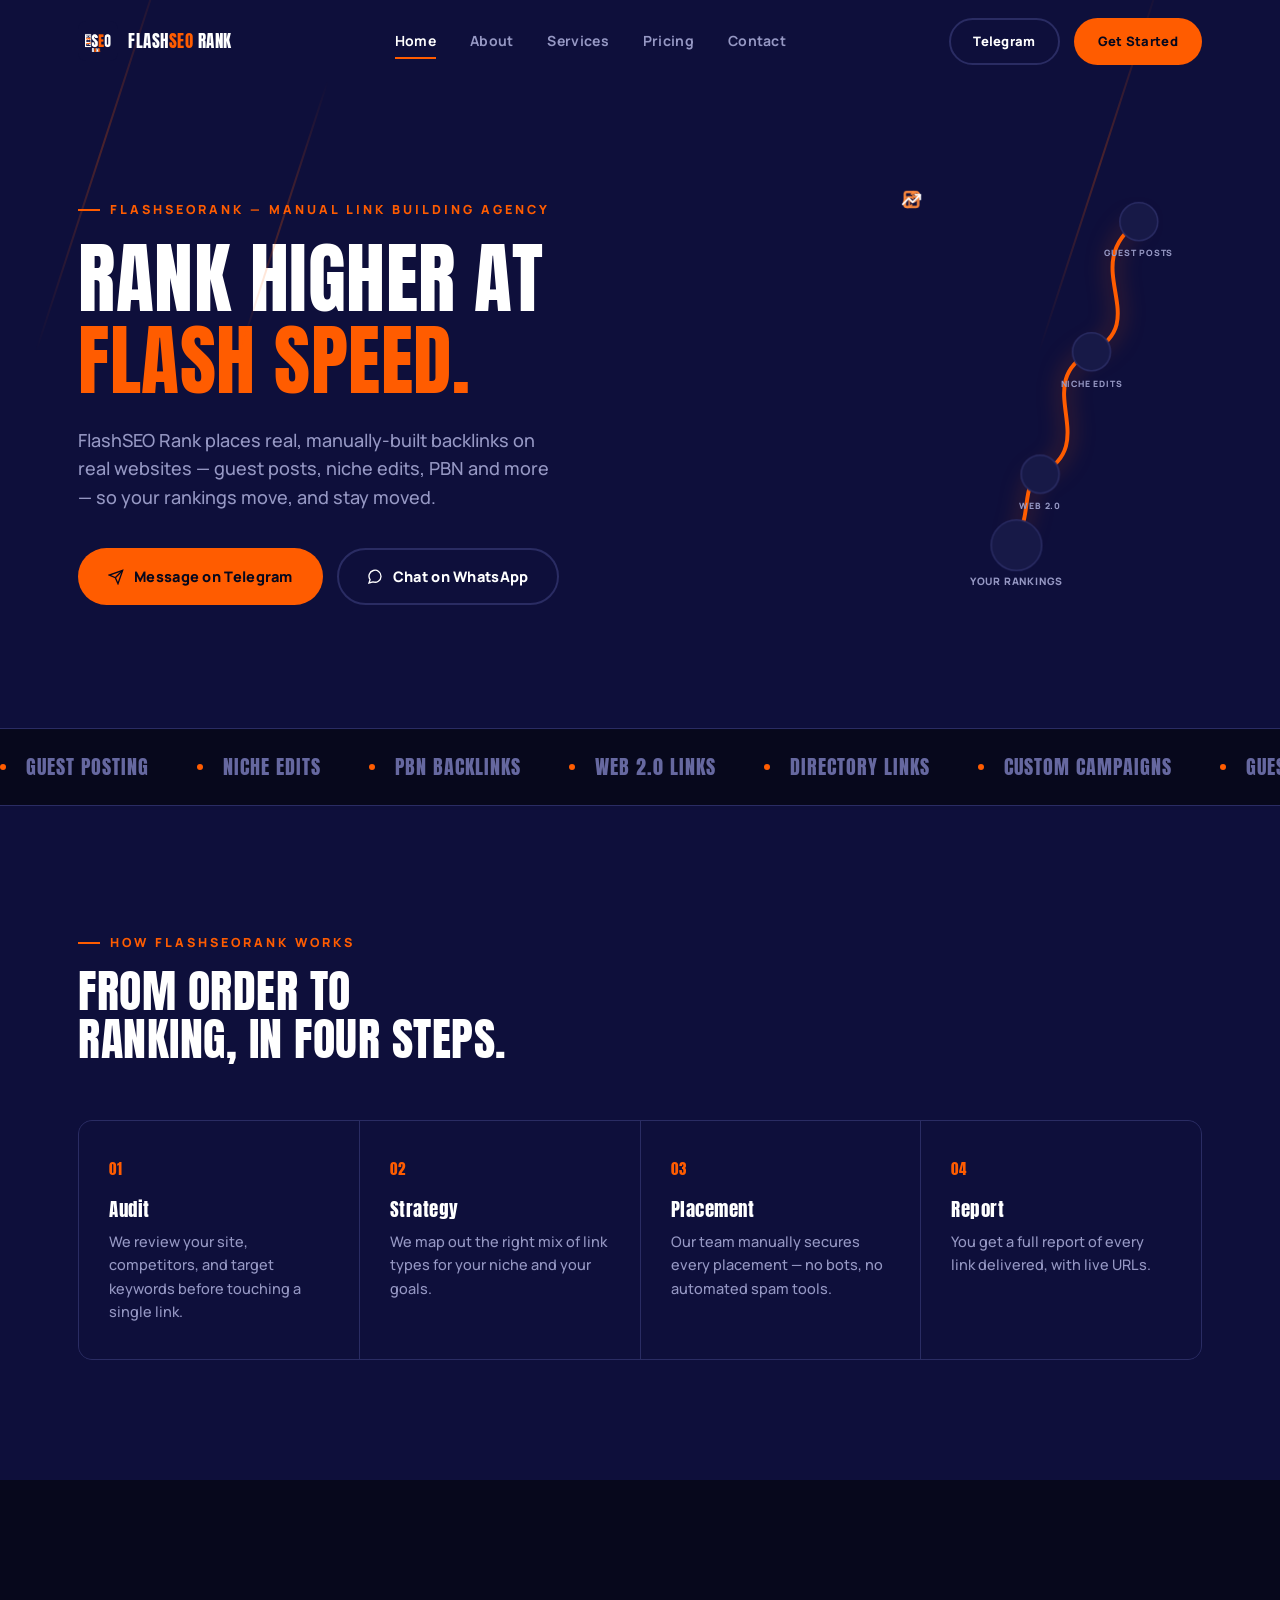
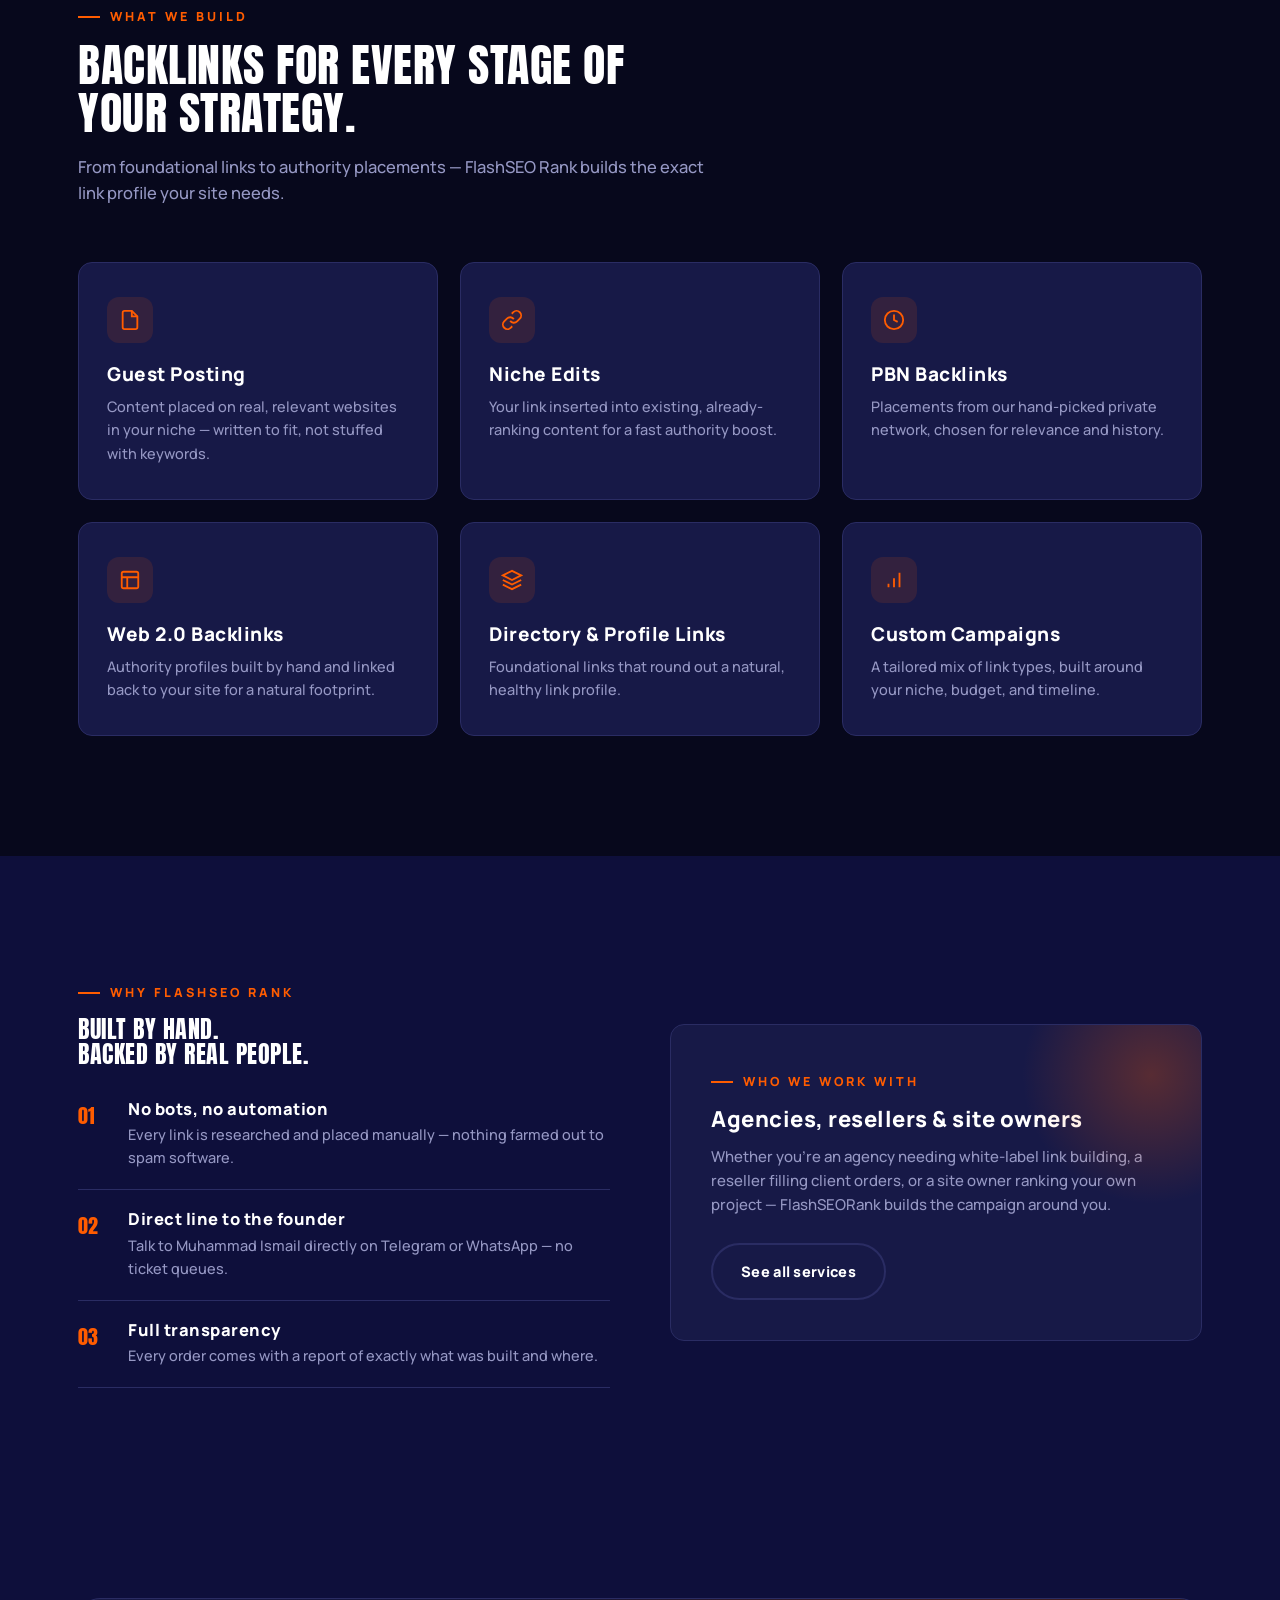
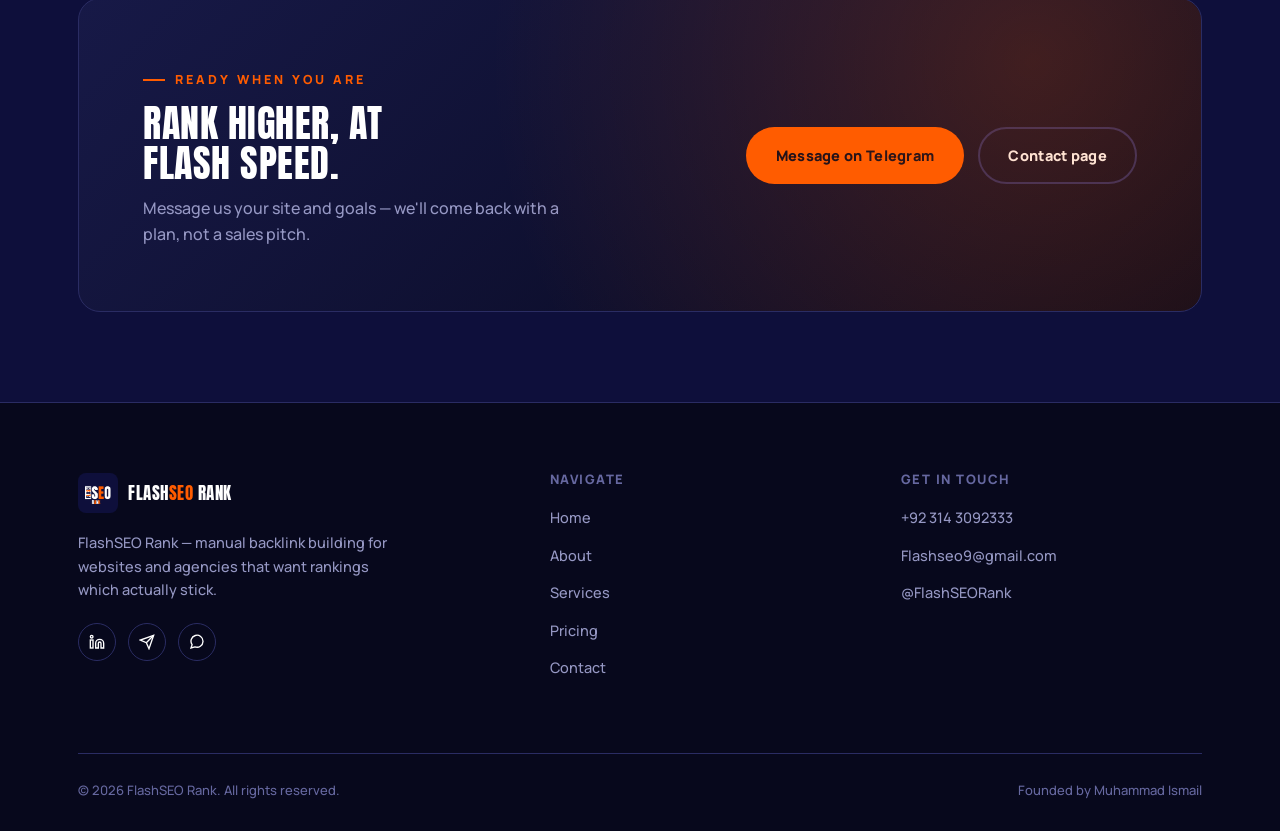
<file: index.html>
<!DOCTYPE html>
<html lang="en">
<head>
<meta charset="UTF-8">
<meta name="viewport" content="width=device-width, initial-scale=1.0">

<!-- ===== SEO: Title & Meta ===== -->
<title>FlashSEO Rank | Rank Higher At Flash Speed — Manual Backlinks Agency</title>
<meta name="description" content="FlashSEO Rank (FlashSEORank) helps you rank higher at flash speed with manual backlinks — guest posts, niche edits, PBN links, web 2.0 &amp; more. Real, hand-placed backlinks that boost rankings. Chat on Telegram or WhatsApp.">
<meta name="keywords" content="FlashSEO, FlashSEORank, Backlinks, Rank Higher At Flash Speed, manual backlinks, guest posting, niche edits, PBN backlinks, link building agency, web 2.0 backlinks">
<meta name="author" content="Muhammad Ismail, FlashSEO Rank">
<meta name="robots" content="index, follow">
<link rel="canonical" href="https://flashseorank.com/index.html">

<!-- ===== Open Graph (Facebook/LinkedIn share preview) ===== -->
<meta property="og:type" content="website">
<meta property="og:site_name" content="FlashSEO Rank">
<meta property="og:title" content="FlashSEO Rank | Rank Higher At Flash Speed">
<meta property="og:description" content="Real, manually-built backlinks — guest posts, niche edits, PBN, web 2.0 &amp; more. FlashSEORank helps you rank higher at flash speed.">
<meta property="og:url" content="https://flashseorank.com/index.html">
<meta property="og:image" content="https://flashseorank.com/assets/logo.png">
<meta property="og:locale" content="en_US">

<!-- ===== Twitter Card ===== -->
<meta name="twitter:card" content="summary_large_image">
<meta name="twitter:title" content="FlashSEO Rank | Rank Higher At Flash Speed">
<meta name="twitter:description" content="Real, manually-built backlinks — guest posts, niche edits, PBN, web 2.0 &amp; more. Rank higher at flash speed with FlashSEORank.">
<meta name="twitter:image" content="https://flashseorank.com/assets/logo.png">

<link rel="icon" href="assets/logo.png">
<link rel="preconnect" href="https://fonts.googleapis.com">
<link rel="preconnect" href="https://fonts.gstatic.com" crossorigin>
<link href="https://fonts.googleapis.com/css2?family=Anton&family=Manrope:wght@500;700;800&display=swap" rel="stylesheet">
<link rel="stylesheet" href="style.css">
<meta name="google-site-verification" content="PcL9hT_3n3IX-VVh1JuBXtNSK_W6FQtJxedsdMMQRFA" />

<!-- ===== Schema.org Structured Data (Organization) ===== -->
<script type="application/ld+json">
{
  "@context": "https://schema.org",
  "@type": "Organization",
  "name": "FlashSEO Rank",
  "alternateName": "FlashSEORank",
  "url": "https://flashseorank.com/",
  "logo": "https://flashseorank.com/assets/logo.png",
  "description": "FlashSEO Rank helps you rank higher at flash speed — a manual backlink building agency offering guest posts, niche edits, PBN backlinks, web 2.0 links and custom link building campaigns.",
  "slogan": "Rank Higher At Flash Speed",
  "founder": {
    "@type": "Person",
    "name": "Muhammad Ismail"
  },
  "email": "Flashseo9@gmail.com",
  "telephone": "+92-314-3092333",
  "sameAs": [
    "https://www.linkedin.com/company/flashseoo",
    "https://t.me/FlashSEORank",
    "https://wa.me/923143092333"
  ]
}
</script>
</head>
<body>

<div class="nav-scrim"></div>
<header class="site-header">
  <div class="container nav-inner">
    <a href="index.html" class="brand">
      <img src="assets/logo.png" alt="FlashSEO Rank logo">
      <span class="brand-text">FLASH<span>SEO</span> RANK</span>
    </a>
    <nav class="nav-links">
      <a href="index.html" data-page="index.html">Home</a>
      <a href="about.html" data-page="about.html">About</a>
      <a href="services.html" data-page="services.html">Services</a>
      <a href="pricing.html" data-page="pricing.html">Pricing</a>
      <a href="contact.html" data-page="contact.html">Contact</a>
    </nav>
    <div class="nav-cta">
      <a href="https://t.me/FlashSEORank" target="_blank" rel="noopener" class="btn btn-ghost">Telegram</a>
      <a href="contact.html" class="btn btn-primary">Get Started</a>
      <button class="nav-toggle" aria-label="Toggle menu" aria-expanded="false">
        <svg viewBox="0 0 24 24" fill="none" stroke="currentColor" stroke-width="2"><path d="M4 6h16M4 12h16M4 18h16"/></svg>
      </button>
    </div>
  </div>
</header>

<main>

  <!-- HERO -->
  <section class="hero">
    <div class="hero-bg-streaks" aria-hidden="true">
      <span style="left:8%; top:-10%; height:60%;"></span>
      <span style="left:22%; top:10%; height:40%;"></span>
      <span style="right:14%; top:-5%; height:55%;"></span>
    </div>
    <div class="container hero-grid">
      <div>
        <span class="eyebrow">FlashSEORank — Manual Link Building Agency</span>
        <h1>Rank Higher At<br><span class="accent">Flash Speed.</span></h1>
        <p class="lede">FlashSEO Rank places real, manually-built backlinks on real websites — guest posts, niche edits, PBN and more — so your rankings move, and stay moved.</p>
        <div class="btn-row">
          <a href="https://t.me/FlashSEORank" target="_blank" rel="noopener" class="btn btn-primary">
            <svg viewBox="0 0 24 24" fill="none" stroke="currentColor" stroke-width="2"><path d="M22 2 11 13"/><path d="M22 2 15 22l-4-9-9-4 20-7Z"/></svg>
            Message on Telegram
          </a>
          <a href="https://wa.me/923143092333" target="_blank" rel="noopener" class="btn btn-ghost">
            <svg viewBox="0 0 24 24" fill="none" stroke="currentColor" stroke-width="2"><path d="M3 21l1.65-4.95A9 9 0 1 1 8.9 19.3L3 21Z"/></svg>
            Chat on WhatsApp
          </a>
        </div>
      </div>

      <div class="bolt-scene" role="img" aria-label="Diagram showing FlashSEO Rank backlink types — guest posts, niche edits and web 2.0 links — flowing into improved rankings">
        <svg viewBox="0 0 380 520" xmlns="http://www.w3.org/2000/svg">
          <path id="boltPath" class="bolt-path" d="M300,40 C220,95 320,165 240,205 C160,245 255,320 175,360 C150,375 165,410 145,440"/>

          <circle class="bolt-node" cx="300" cy="40" r="24" style="animation-delay:.4s"/>
          <g class="bolt-icon" style="animation-delay:.55s" transform="translate(289,29)" fill="none" stroke="var(--orange-glow)" stroke-width="2" stroke-linecap="round" stroke-linejoin="round">
            <path d="M14 2H6a2 2 0 0 0-2 2v16a2 2 0 0 0 2 2h12a2 2 0 0 0 2-2V8z"/><path d="M14 2v6h6"/>
          </g>
          <text class="bolt-node-label" x="300" y="84" text-anchor="middle" style="animation-delay:.5s">Guest Posts</text>

          <circle class="bolt-node" cx="240" cy="205" r="24" style="animation-delay:1s"/>
          <g class="bolt-icon" style="animation-delay:1.15s" transform="translate(229,194)" fill="none" stroke="var(--orange-glow)" stroke-width="2" stroke-linecap="round" stroke-linejoin="round">
            <path d="M10 13a5 5 0 0 0 7.54.54l3-3a5 5 0 0 0-7.07-7.07l-1.72 1.71"/><path d="M14 11a5 5 0 0 0-7.54-.54l-3 3a5 5 0 0 0 7.07 7.07l1.71-1.71"/>
          </g>
          <text class="bolt-node-label" x="240" y="249" text-anchor="middle" style="animation-delay:1.1s">Niche Edits</text>

          <circle class="bolt-node" cx="175" cy="360" r="24" style="animation-delay:1.6s"/>
          <g class="bolt-icon" style="animation-delay:1.75s" transform="translate(164,349)" fill="none" stroke="var(--orange-glow)" stroke-width="2" stroke-linecap="round" stroke-linejoin="round">
            <rect x="3" y="3" width="18" height="18" rx="2"/><path d="M3 9h18M9 21V9"/>
          </g>
          <text class="bolt-node-label" x="175" y="404" text-anchor="middle" style="animation-delay:1.7s">Web 2.0</text>

          <circle class="bolt-node bolt-node-final-ring" cx="145" cy="450" r="40" fill="none" stroke="var(--orange)" stroke-width="1.5" opacity="0" style="animation-delay:2s"/>
          <circle class="bolt-node" cx="145" cy="450" r="32" fill="#FF5C00" style="animation-delay:2.1s"/>
          <g class="bolt-icon" style="animation-delay:2.25s" transform="translate(133,438)" fill="none" stroke="#FFFFFF" stroke-width="2.2" stroke-linecap="round" stroke-linejoin="round">
            <path d="M23 6l-9.5 9.5-5-5L1 18"/><path d="M17 6h6v6"/>
          </g>
          <text class="bolt-node-label" x="145" y="500" text-anchor="middle" fill="#FFFFFF" style="animation-delay:2.2s; font-size:13px;">Your Rankings</text>

          <circle class="bolt-pulse" r="5">
            <animateMotion dur="3s" repeatCount="indefinite" begin="2.3s">
              <mpath href="#boltPath"/>
            </animateMotion>
            <animate attributeName="opacity" values="0;1;1;0" dur="3s" repeatCount="indefinite" begin="2.3s"/>
          </circle>
        </svg>
      </div>
    </div>
  </section>

  <!-- MARQUEE -->
  <div class="marquee-wrap">
    <div class="marquee">
      <span><i></i>Guest Posting</span>
      <span><i></i>Niche Edits</span>
      <span><i></i>PBN Backlinks</span>
      <span><i></i>Web 2.0 Links</span>
      <span><i></i>Directory Links</span>
      <span><i></i>Custom Campaigns</span>
      <span><i></i>Guest Posting</span>
      <span><i></i>Niche Edits</span>
      <span><i></i>PBN Backlinks</span>
      <span><i></i>Web 2.0 Links</span>
      <span><i></i>Directory Links</span>
      <span><i></i>Custom Campaigns</span>
    </div>
  </div>

  <!-- PROCESS -->
  <section class="section">
    <div class="container">
      <div class="section-head reveal">
        <span class="eyebrow">How FlashSEORank Works</span>
        <h2>From order to<br>ranking, in four steps.</h2>
      </div>
      <div class="process-grid">
        <div class="process-item reveal reveal-delay-1">
          <span class="process-num">01</span>
          <h3>Audit</h3>
          <p>We review your site, competitors, and target keywords before touching a single link.</p>
        </div>
        <div class="process-item reveal reveal-delay-2">
          <span class="process-num">02</span>
          <h3>Strategy</h3>
          <p>We map out the right mix of link types for your niche and your goals.</p>
        </div>
        <div class="process-item reveal reveal-delay-3">
          <span class="process-num">03</span>
          <h3>Placement</h3>
          <p>Our team manually secures every placement — no bots, no automated spam tools.</p>
        </div>
        <div class="process-item reveal reveal-delay-4">
          <span class="process-num">04</span>
          <h3>Report</h3>
          <p>You get a full report of every link delivered, with live URLs.</p>
        </div>
      </div>
    </div>
  </section>

  <!-- SERVICES -->
  <section class="section bg-deeper">
    <div class="container">
      <div class="section-head reveal">
        <span class="eyebrow">What We Build</span>
        <h2>Backlinks for every stage of your strategy.</h2>
        <p>From foundational links to authority placements — FlashSEO Rank builds the exact link profile your site needs.</p>
      </div>
      <div class="card-grid">
        <div class="service-card reveal reveal-delay-1">
          <div class="service-icon"><svg viewBox="0 0 24 24" fill="none" stroke-width="2"><path d="M14 2H6a2 2 0 0 0-2 2v16a2 2 0 0 0 2 2h12a2 2 0 0 0 2-2V8z"/><path d="M14 2v6h6"/></svg></div>
          <h3>Guest Posting</h3>
          <p>Content placed on real, relevant websites in your niche — written to fit, not stuffed with keywords.</p>
        </div>
        <div class="service-card reveal reveal-delay-2">
          <div class="service-icon"><svg viewBox="0 0 24 24" fill="none" stroke-width="2"><path d="M10 13a5 5 0 0 0 7.54.54l3-3a5 5 0 0 0-7.07-7.07l-1.72 1.71"/><path d="M14 11a5 5 0 0 0-7.54-.54l-3 3a5 5 0 0 0 7.07 7.07l1.71-1.71"/></svg></div>
          <h3>Niche Edits</h3>
          <p>Your link inserted into existing, already-ranking content for a fast authority boost.</p>
        </div>
        <div class="service-card reveal reveal-delay-3">
          <div class="service-icon"><svg viewBox="0 0 24 24" fill="none" stroke-width="2"><circle cx="12" cy="12" r="10"/><path d="M12 6v6l4 2"/></svg></div>
          <h3>PBN Backlinks</h3>
          <p>Placements from our hand-picked private network, chosen for relevance and history.</p>
        </div>
        <div class="service-card reveal reveal-delay-1">
          <div class="service-icon"><svg viewBox="0 0 24 24" fill="none" stroke-width="2"><rect x="3" y="3" width="18" height="18" rx="2"/><path d="M3 9h18M9 21V9"/></svg></div>
          <h3>Web 2.0 Backlinks</h3>
          <p>Authority profiles built by hand and linked back to your site for a natural footprint.</p>
        </div>
        <div class="service-card reveal reveal-delay-2">
          <div class="service-icon"><svg viewBox="0 0 24 24" fill="none" stroke-width="2"><path d="M12 2 2 7l10 5 10-5-10-5Z"/><path d="M2 17l10 5 10-5M2 12l10 5 10-5"/></svg></div>
          <h3>Directory &amp; Profile Links</h3>
          <p>Foundational links that round out a natural, healthy link profile.</p>
        </div>
        <div class="service-card reveal reveal-delay-3">
          <div class="service-icon"><svg viewBox="0 0 24 24" fill="none" stroke-width="2"><path d="M12 20V10M18 20V4M6 20v-4"/></svg></div>
          <h3>Custom Campaigns</h3>
          <p>A tailored mix of link types, built around your niche, budget, and timeline.</p>
        </div>
      </div>
    </div>
  </section>

  <!-- WHY US -->
  <section class="section">
    <div class="container split">
      <div class="reveal">
        <span class="eyebrow">Why FlashSEO Rank</span>
        <h2 style="margin-top:14px;">Built by hand.<br>Backed by real people.</h2>
        <ul class="why-list" style="margin-top:32px;">
          <li>
            <span class="why-num">01</span>
            <div>
              <h4>No bots, no automation</h4>
              <p>Every link is researched and placed manually — nothing farmed out to spam software.</p>
            </div>
          </li>
          <li>
            <span class="why-num">02</span>
            <div>
              <h4>Direct line to the founder</h4>
              <p>Talk to Muhammad Ismail directly on Telegram or WhatsApp — no ticket queues.</p>
            </div>
          </li>
          <li>
            <span class="why-num">03</span>
            <div>
              <h4>Full transparency</h4>
              <p>Every order comes with a report of exactly what was built and where.</p>
            </div>
          </li>
        </ul>
      </div>
      <div class="stat-panel reveal reveal-delay-2">
        <span class="eyebrow">Who We Work With</span>
        <h3 style="font-family:var(--font-body); font-weight:800; font-size:22px; text-transform:none; margin-top:16px;">Agencies, resellers &amp; site owners</h3>
        <p style="margin-top:14px; font-size:15px;">Whether you're an agency needing white-label link building, a reseller filling client orders, or a site owner ranking your own project — FlashSEORank builds the campaign around you.</p>
        <div class="btn-row" style="margin-top:26px;">
          <a href="services.html" class="btn btn-ghost">See all services</a>
        </div>
      </div>
    </div>
  </section>

  <!-- CTA -->
  <section class="section-tight">
    <div class="container">
      <div class="cta-banner reveal">
        <div>
          <span class="eyebrow">Ready When You Are</span>
          <h2 style="margin-top:14px;">Rank higher, at<br>flash speed.</h2>
          <p>Message us your site and goals — we'll come back with a plan, not a sales pitch.</p>
        </div>
        <div class="btn-row">
          <a href="https://t.me/FlashSEORank" target="_blank" rel="noopener" class="btn btn-primary">Message on Telegram</a>
          <a href="contact.html" class="btn btn-ghost">Contact page</a>
        </div>
      </div>
    </div>
  </section>

</main>

<footer class="site-footer">
  <div class="container">
    <div class="footer-grid">
      <div class="footer-brand">
        <a href="index.html" class="brand">
          <img src="assets/logo.png" alt="FlashSEO Rank logo">
          <span class="brand-text">FLASH<span>SEO</span> RANK</span>
        </a>
        <p>FlashSEO Rank — manual backlink building for websites and agencies that want rankings which actually stick.</p>
        <div class="social-row" style="margin-top:22px;">
          <a href="https://www.linkedin.com/company/flashseoo" target="_blank" rel="noopener" aria-label="FlashSEO Rank on LinkedIn">
            <svg viewBox="0 0 24 24" fill="none" stroke="currentColor" stroke-width="2"><path d="M16 8a6 6 0 0 1 6 6v7h-4v-7a2 2 0 0 0-2-2 2 2 0 0 0-2 2v7h-4v-7a6 6 0 0 1 6-6Z"/><rect x="2" y="9" width="4" height="12"/><circle cx="4" cy="4" r="2"/></svg>
          </a>
          <a href="https://t.me/FlashSEORank" target="_blank" rel="noopener" aria-label="FlashSEO Rank on Telegram">
            <svg viewBox="0 0 24 24" fill="none" stroke="currentColor" stroke-width="2"><path d="M22 2 11 13"/><path d="M22 2 15 22l-4-9-9-4 20-7Z"/></svg>
          </a>
          <a href="https://wa.me/923143092333" target="_blank" rel="noopener" aria-label="FlashSEO Rank on WhatsApp">
            <svg viewBox="0 0 24 24" fill="none" stroke="currentColor" stroke-width="2"><path d="M3 21l1.65-4.95A9 9 0 1 1 8.9 19.3L3 21Z"/></svg>
          </a>
        </div>
      </div>
      <div class="footer-col">
        <h4>Navigate</h4>
        <ul>
          <li><a href="index.html">Home</a></li>
          <li><a href="about.html">About</a></li>
          <li><a href="services.html">Services</a></li>
          <li><a href="pricing.html">Pricing</a></li>
          <li><a href="contact.html">Contact</a></li>
        </ul>
      </div>
      <div class="footer-col">
        <h4>Get in touch</h4>
        <ul>
          <li><a href="tel:+923143092333">+92 314 3092333</a></li>
          <li><a href="mailto:Flashseo9@gmail.com">Flashseo9@gmail.com</a></li>
          <li><a href="https://t.me/FlashSEORank" target="_blank" rel="noopener">@FlashSEORank</a></li>
        </ul>
      </div>
    </div>
    <div class="footer-bottom">
      <span>© <span id="year"></span> FlashSEO Rank. All rights reserved.</span>
      <span>Founded by Muhammad Ismail</span>
    </div>
  </div>
</footer>

<button class="to-top" aria-label="Back to top">
  <svg viewBox="0 0 24 24" fill="none" stroke="currentColor" stroke-width="2"><path d="M12 19V5M5 12l7-7 7 7"/></svg>
</button>

<script src="script.js"></script>
<script>document.getElementById('year').textContent = new Date().getFullYear();</script>
</body>
</html>
</file>
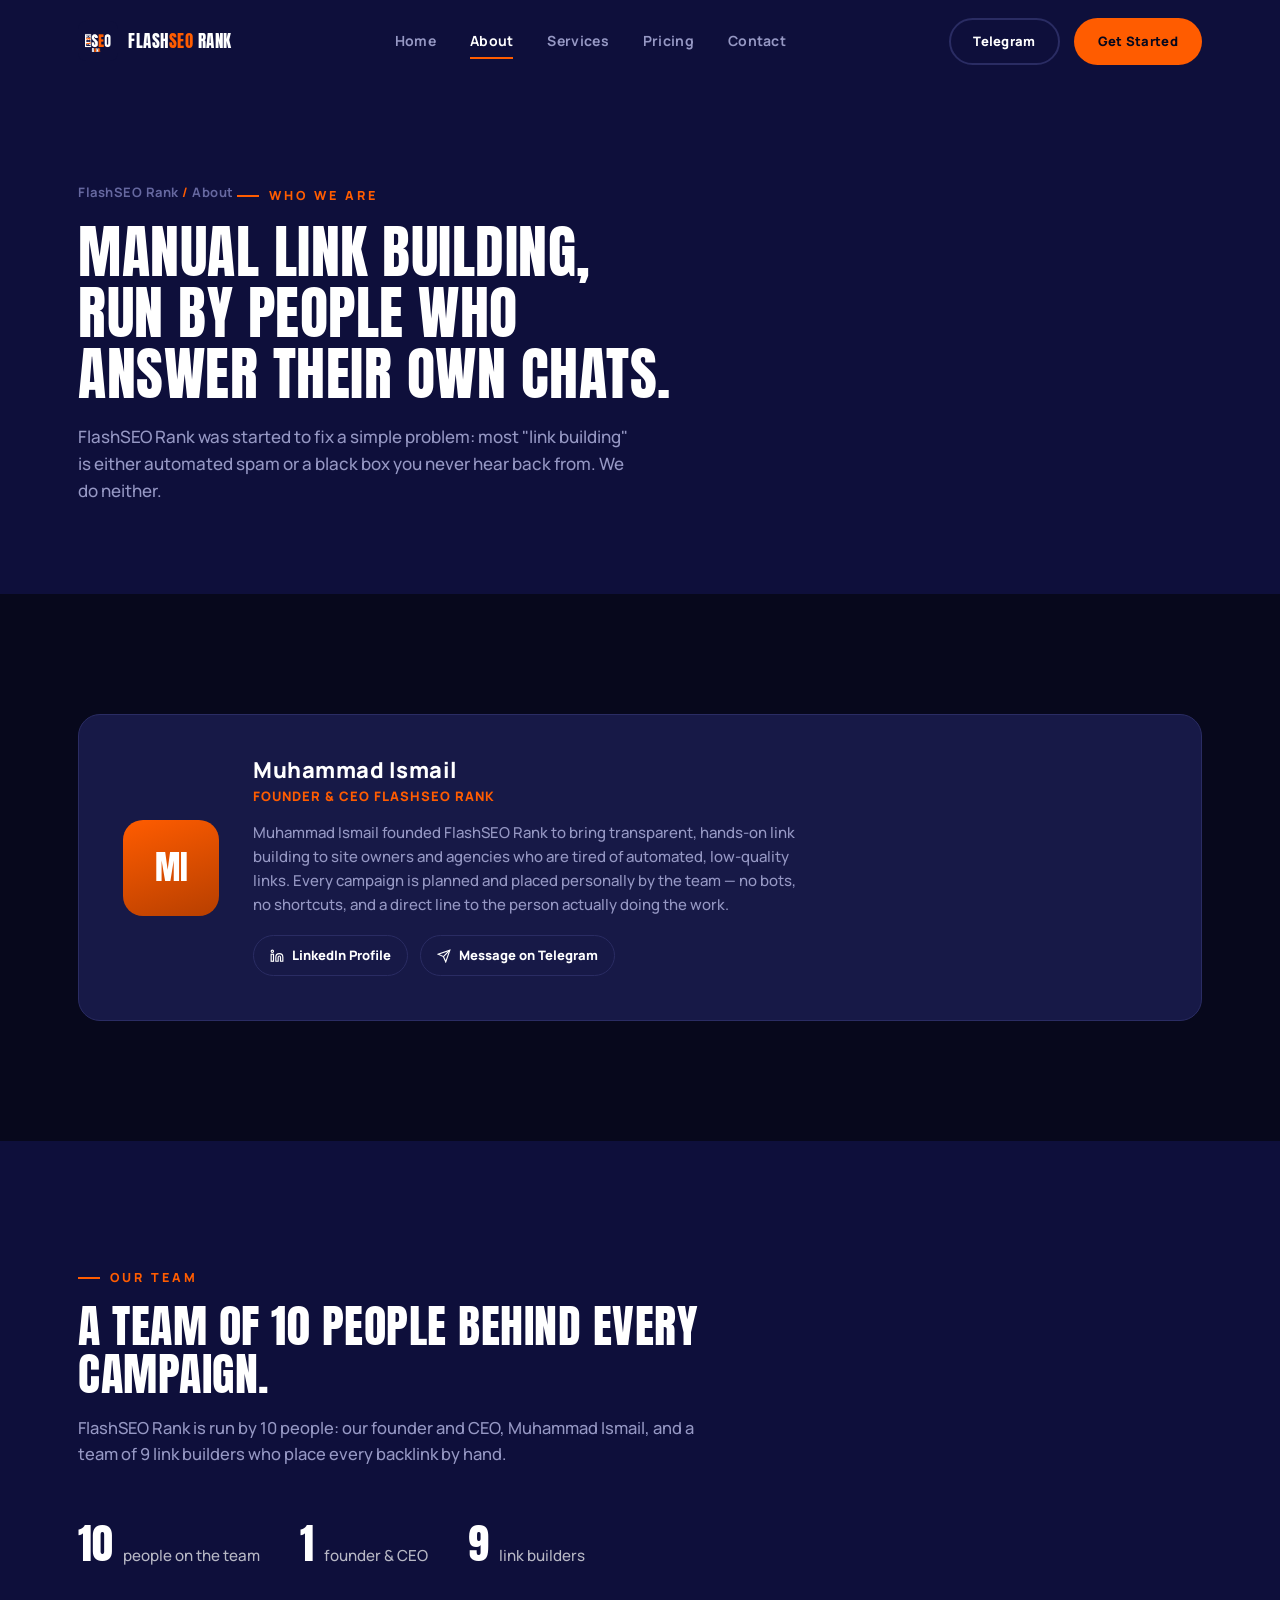
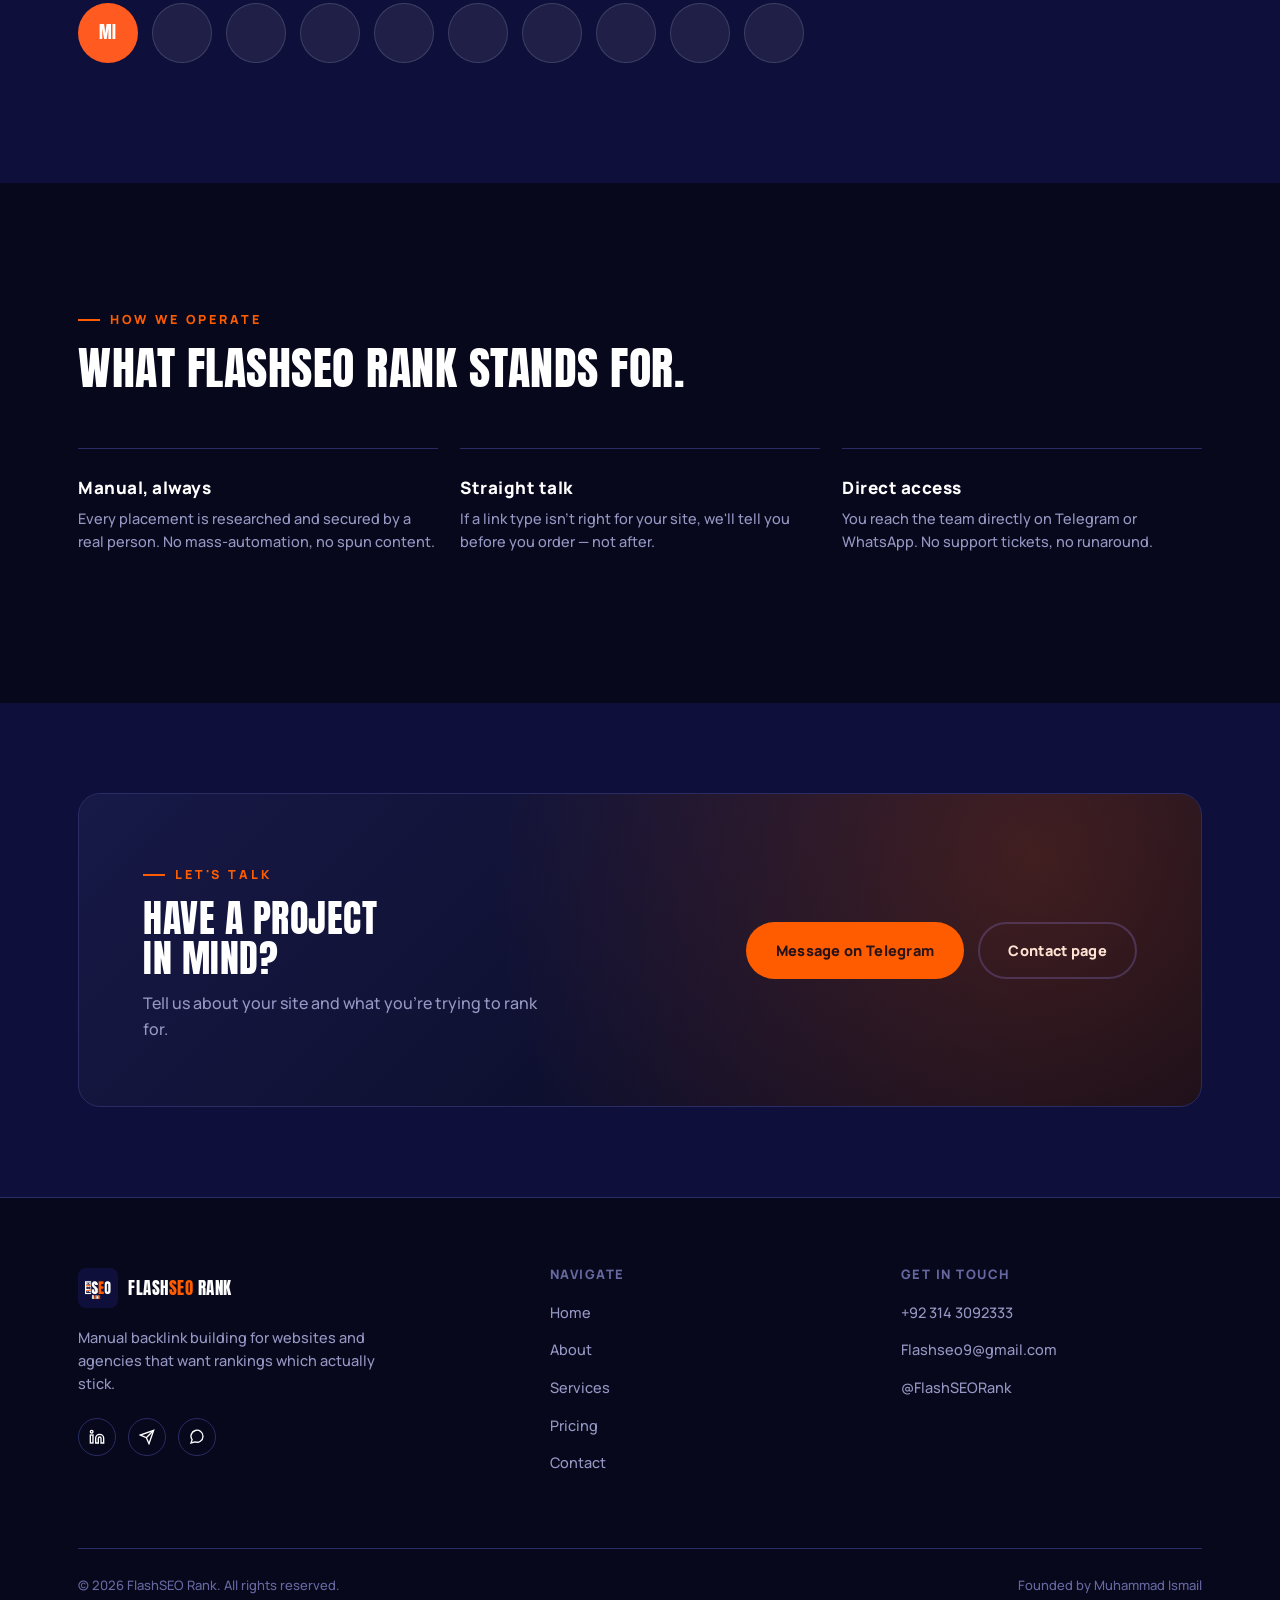
<file: about.html>
<!DOCTYPE html>
<html lang="en">
<head>
<meta charset="UTF-8">
<meta name="viewport" content="width=device-width, initial-scale=1.0">
<title>About — FlashSEO Rank</title>
<meta name="description" content="Meet FlashSEO Rank — a manual backlink building agency founded by Muhammad Ismail, built on transparent, hand-placed links.">
<link rel="icon" href="assets/logo.png">
<link rel="preconnect" href="https://fonts.googleapis.com">
<link rel="preconnect" href="https://fonts.gstatic.com" crossorigin>
<link href="https://fonts.googleapis.com/css2?family=Anton&family=Manrope:wght@500;700;800&display=swap" rel="stylesheet">
<link rel="stylesheet" href="style.css">
<style>
  /* ===== Team section ===== */
  .team-stats { display:flex; flex-wrap:wrap; gap:12px 40px; margin-top:26px; }
  .team-stats div { display:flex; align-items:baseline; gap:10px; }
  .team-stats strong { font-family:'Anton', sans-serif; font-size:2.6rem; font-weight:400; line-height:1; }
  .team-stats span { opacity:.7; font-size:.95rem; }

  .team-people { display:flex; flex-wrap:wrap; gap:14px; margin-top:34px; }
  .team-dot {
    width:60px; height:60px; border-radius:50%;
    display:grid; place-items:center;
    font-family:'Anton', sans-serif; letter-spacing:.04em; font-size:1.05rem;
    background:rgba(255,255,255,.07);
    border:1px solid rgba(255,255,255,.14);
  }
  .team-dot.is-ceo { background:var(--accent, #ff5a1f); border-color:transparent; color:#fff; }
  @media (max-width:560px) { .team-dot { width:48px; height:48px; font-size:.9rem; } }
</style>
<script type="application/ld+json">
{
  "@context": "https://schema.org",
  "@type": "Organization",
  "name": "FlashSEO Rank",
  "description": "Manual backlink building agency with a team of 10 people.",
  "founder": { "@type": "Person", "name": "Muhammad Ismail", "jobTitle": "Founder & CEO" },
  "numberOfEmployees": { "@type": "QuantitativeValue", "value": 10 },
  "sameAs": [
    "https://www.linkedin.com/company/flashseoo",
    "https://t.me/FlashSEORank"
  ]
}
</script>
</head>
<body>

<div class="nav-scrim"></div>
<header class="site-header">
  <div class="container nav-inner">
    <a href="index.html" class="brand">
      <img src="assets/logo.png" alt="FlashSEO Rank logo">
      <span class="brand-text">FLASH<span>SEO</span> RANK</span>
    </a>
    <nav class="nav-links">
      <a href="index.html" data-page="index.html">Home</a>
      <a href="about.html" data-page="about.html">About</a>
      <a href="services.html" data-page="services.html">Services</a>
      <a href="pricing.html" data-page="pricing.html">Pricing</a>
      <a href="contact.html" data-page="contact.html">Contact</a>
    </nav>
    <div class="nav-cta">
      <a href="https://t.me/FlashSEORank" target="_blank" rel="noopener" class="btn btn-ghost">Telegram</a>
      <a href="contact.html" class="btn btn-primary">Get Started</a>
      <button class="nav-toggle" aria-label="Toggle menu" aria-expanded="false">
        <svg viewBox="0 0 24 24" fill="none" stroke="currentColor" stroke-width="2"><path d="M4 6h16M4 12h16M4 18h16"/></svg>
      </button>
    </div>
  </div>
</header>

<main>

  <section class="page-hero">
    <div class="container">
      <span class="crumb reveal">FlashSEO Rank <span>/</span> About</span>
      <span class="eyebrow reveal" style="margin-top:16px; display:inline-flex;">Who we are</span>
      <h1 class="reveal">Manual link building,<br>run by people who<br>answer their own chats.</h1>
      <p class="reveal reveal-delay-1">FlashSEO Rank was started to fix a simple problem: most "link building" is either automated spam or a black box you never hear back from. We do neither.</p>
    </div>
  </section>

  <section class="section bg-deeper">
    <div class="container">
      <div class="founder-card reveal">
        <div class="founder-avatar">MI</div>
        <div>
          <h3>Muhammad Ismail</h3>
          <span class="founder-role">Founder & CEO FlashSEO Rank</span>
          <p>Muhammad Ismail founded FlashSEO Rank to bring transparent, hands-on link building to site owners and agencies who are tired of automated, low-quality links. Every campaign is planned and placed personally by the team — no bots, no shortcuts, and a direct line to the person actually doing the work.</p>
          <div class="founder-links">
            <a href="https://www.linkedin.com/in/muhammad-ismail-flashseo/" target="_blank" rel="noopener">
              <svg width="14" height="14" viewBox="0 0 24 24" fill="none" stroke="currentColor" stroke-width="2"><path d="M16 8a6 6 0 0 1 6 6v7h-4v-7a2 2 0 0 0-2-2 2 2 0 0 0-2 2v7h-4v-7a6 6 0 0 1 6-6Z"/><rect x="2" y="9" width="4" height="12"/><circle cx="4" cy="4" r="2"/></svg>
              LinkedIn Profile
            </a>
            <a href="https://t.me/FlashSEORank" target="_blank" rel="noopener">
              <svg width="14" height="14" viewBox="0 0 24 24" fill="none" stroke="currentColor" stroke-width="2"><path d="M22 2 11 13"/><path d="M22 2 15 22l-4-9-9-4 20-7Z"/></svg>
              Message on Telegram
            </a>
          </div>
        </div>
      </div>
    </div>
  </section>

  <!-- ================= TEAM SECTION ================= -->
  <section class="section" id="team">
    <div class="container">
      <div class="section-head reveal">
        <span class="eyebrow">Our team</span>
        <h2>A team of 10 people behind every campaign.</h2>
        <p>FlashSEO Rank is run by 10 people: our founder and CEO, Muhammad Ismail, and a team of 9 link builders who place every backlink by hand.</p>
      </div>

      <div class="team-stats reveal">
        <div><strong>10</strong><span>people on the team</span></div>
        <div><strong>1</strong><span>founder & CEO</span></div>
        <div><strong>9</strong><span>link builders</span></div>
      </div>

      <div class="team-people reveal" role="img" aria-label="The FlashSEO Rank team: 10 people, including founder and CEO Muhammad Ismail">
        <div class="team-dot is-ceo" title="Muhammad Ismail, Founder &amp; CEO">MI</div>
        <div class="team-dot"></div>
        <div class="team-dot"></div>
        <div class="team-dot"></div>
        <div class="team-dot"></div>
        <div class="team-dot"></div>
        <div class="team-dot"></div>
        <div class="team-dot"></div>
        <div class="team-dot"></div>
        <div class="team-dot"></div>
      </div>
    </div>
  </section>
  <!-- ================= END TEAM SECTION ================= -->

  <section class="section bg-deeper">
    <div class="container">
      <div class="section-head reveal">
        <span class="eyebrow">How we operate</span>
        <h2>What FlashSEO Rank stands for.</h2>
      </div>
      <div class="value-grid">
        <div class="value-item reveal reveal-delay-1">
          <h4>Manual, always</h4>
          <p>Every placement is researched and secured by a real person. No mass-automation, no spun content.</p>
        </div>
        <div class="value-item reveal reveal-delay-2">
          <h4>Straight talk</h4>
          <p>If a link type isn't right for your site, we'll tell you before you order — not after.</p>
        </div>
        <div class="value-item reveal reveal-delay-3">
          <h4>Direct access</h4>
          <p>You reach the team directly on Telegram or WhatsApp. No support tickets, no runaround.</p>
        </div>
      </div>
    </div>
  </section>

  <section class="section-tight">
    <div class="container">
      <div class="cta-banner reveal">
        <div>
          <span class="eyebrow">Let's talk</span>
          <h2 style="margin-top:14px;">Have a project<br>in mind?</h2>
          <p>Tell us about your site and what you're trying to rank for.</p>
        </div>
        <div class="btn-row">
          <a href="https://t.me/FlashSEORank" target="_blank" rel="noopener" class="btn btn-primary">Message on Telegram</a>
          <a href="contact.html" class="btn btn-ghost">Contact page</a>
        </div>
      </div>
    </div>
  </section>

</main>

<footer class="site-footer">
  <div class="container">
    <div class="footer-grid">
      <div class="footer-brand">
        <a href="index.html" class="brand">
          <img src="assets/logo.png" alt="FlashSEO Rank logo">
          <span class="brand-text">FLASH<span>SEO</span> RANK</span>
        </a>
        <p>Manual backlink building for websites and agencies that want rankings which actually stick.</p>
        <div class="social-row" style="margin-top:22px;">
          <a href="https://www.linkedin.com/company/flashseoo" target="_blank" rel="noopener" aria-label="FlashSEO Rank on LinkedIn">
            <svg viewBox="0 0 24 24" fill="none" stroke="currentColor" stroke-width="2"><path d="M16 8a6 6 0 0 1 6 6v7h-4v-7a2 2 0 0 0-2-2 2 2 0 0 0-2 2v7h-4v-7a6 6 0 0 1 6-6Z"/><rect x="2" y="9" width="4" height="12"/><circle cx="4" cy="4" r="2"/></svg>
          </a>
          <a href="https://t.me/FlashSEORank" target="_blank" rel="noopener" aria-label="FlashSEO Rank on Telegram">
            <svg viewBox="0 0 24 24" fill="none" stroke="currentColor" stroke-width="2"><path d="M22 2 11 13"/><path d="M22 2 15 22l-4-9-9-4 20-7Z"/></svg>
          </a>
          <a href="https://wa.me/923143092333" target="_blank" rel="noopener" aria-label="FlashSEO Rank on WhatsApp">
            <svg viewBox="0 0 24 24" fill="none" stroke="currentColor" stroke-width="2"><path d="M3 21l1.65-4.95A9 9 0 1 1 8.9 19.3L3 21Z"/></svg>
          </a>
        </div>
      </div>
      <div class="footer-col">
        <h4>Navigate</h4>
        <ul>
          <li><a href="index.html">Home</a></li>
          <li><a href="about.html">About</a></li>
          <li><a href="services.html">Services</a></li>
          <li><a href="pricing.html">Pricing</a></li>
          <li><a href="contact.html">Contact</a></li>
        </ul>
      </div>
      <div class="footer-col">
        <h4>Get in touch</h4>
        <ul>
          <li><a href="tel:+923143092333">+92 314 3092333</a></li>
          <li><a href="mailto:Flashseo9@gmail.com">Flashseo9@gmail.com</a></li>
          <li><a href="https://t.me/FlashSEORank" target="_blank" rel="noopener">@FlashSEORank</a></li>
        </ul>
      </div>
    </div>
    <div class="footer-bottom">
      <span>© <span id="year"></span> FlashSEO Rank. All rights reserved.</span>
      <span>Founded by Muhammad Ismail</span>
    </div>
  </div>
</footer>

<button class="to-top" aria-label="Back to top">
  <svg viewBox="0 0 24 24" fill="none" stroke="currentColor" stroke-width="2"><path d="M12 19V5M5 12l7-7 7 7"/></svg>
</button>

<script src="script.js"></script>
<script>document.getElementById('year').textContent = new Date().getFullYear();</script>
</body>
</html>
</file>
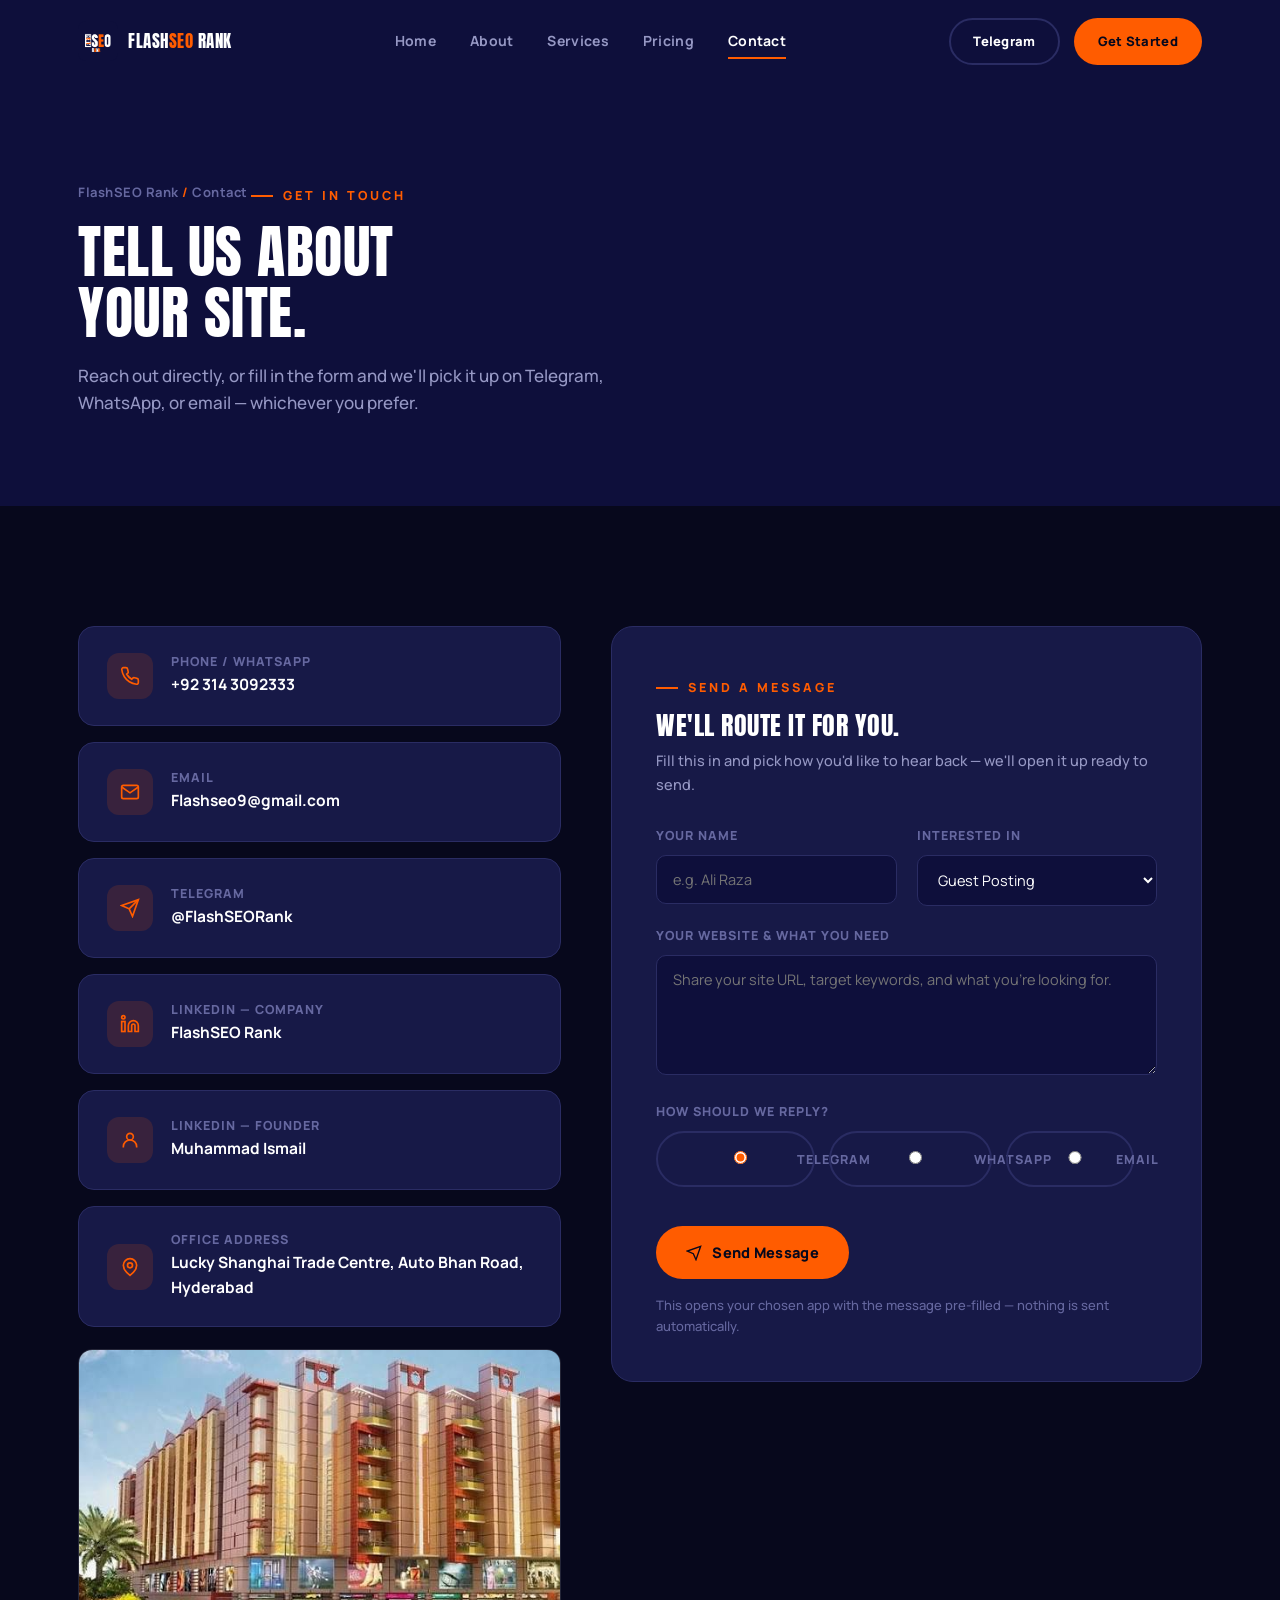
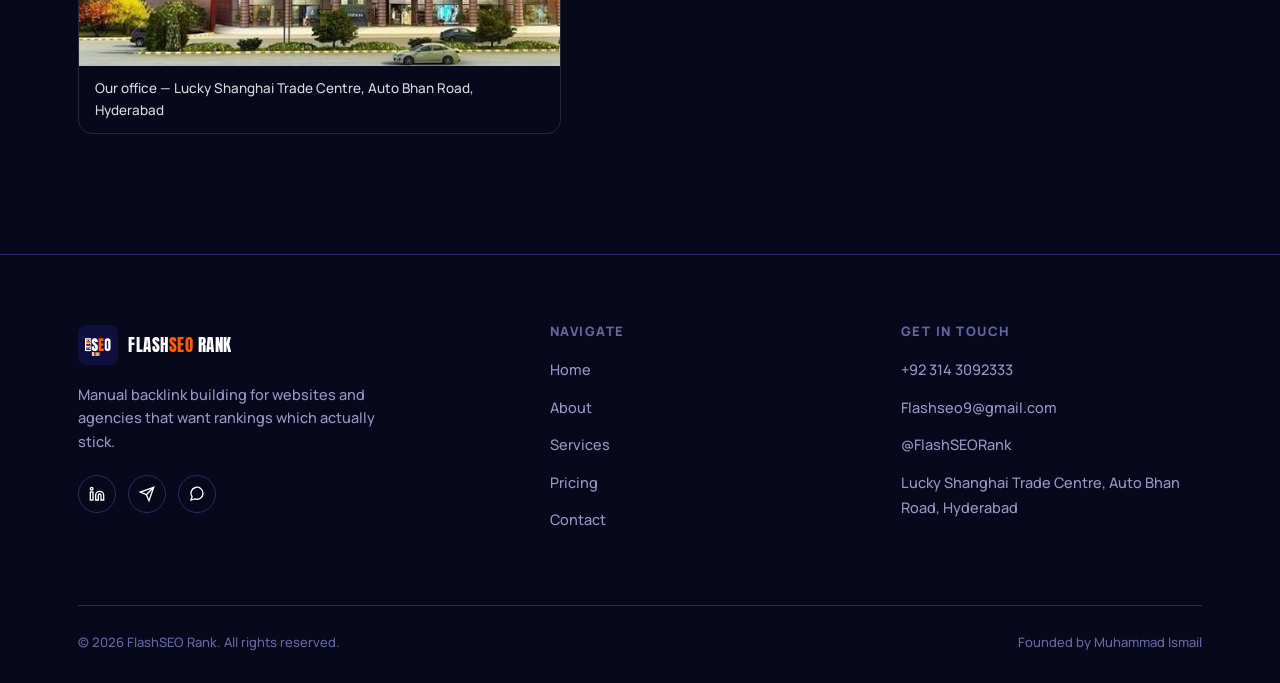
<file: contact.html>
<!DOCTYPE html>
<html lang="en">
<head>
<meta charset="UTF-8">
<meta name="viewport" content="width=device-width, initial-scale=1.0">
<title>Contact — FlashSEO Rank</title>
<meta name="description" content="Get in touch with FlashSEO Rank via Telegram, WhatsApp, email, LinkedIn, or visit our office in Hyderabad.">
<link rel="icon" href="assets/logo.png">
<link rel="preconnect" href="https://fonts.googleapis.com">
<link rel="preconnect" href="https://fonts.gstatic.com" crossorigin>
<link href="https://fonts.googleapis.com/css2?family=Anton&family=Manrope:wght@500;700;800&display=swap" rel="stylesheet">
<link rel="stylesheet" href="style.css">
</head>
<body>

<div class="nav-scrim"></div>
<header class="site-header">
  <div class="container nav-inner">
    <a href="index.html" class="brand">
      <img src="assets/logo.png" alt="FlashSEO Rank logo">
      <span class="brand-text">FLASH<span>SEO</span> RANK</span>
    </a>
    <nav class="nav-links">
      <a href="index.html" data-page="index.html">Home</a>
      <a href="about.html" data-page="about.html">About</a>
      <a href="services.html" data-page="services.html">Services</a>
      <a href="pricing.html" data-page="pricing.html">Pricing</a>
      <a href="contact.html" data-page="contact.html">Contact</a>
    </nav>
    <div class="nav-cta">
      <a href="https://t.me/FlashSEORank" target="_blank" rel="noopener" class="btn btn-ghost">Telegram</a>
      <a href="contact.html" class="btn btn-primary">Get Started</a>
      <button class="nav-toggle" aria-label="Toggle menu" aria-expanded="false">
        <svg viewBox="0 0 24 24" fill="none" stroke="currentColor" stroke-width="2"><path d="M4 6h16M4 12h16M4 18h16"/></svg>
      </button>
    </div>
  </div>
</header>

<main>

  <section class="page-hero">
    <div class="container">
      <span class="crumb reveal">FlashSEO Rank <span>/</span> Contact</span>
      <span class="eyebrow reveal" style="margin-top:16px; display:inline-flex;">Get in touch</span>
      <h1 class="reveal">Tell us about<br>your site.</h1>
      <p class="reveal reveal-delay-1">Reach out directly, or fill in the form and we'll pick it up on Telegram, WhatsApp, or email — whichever you prefer.</p>
    </div>
  </section>

  <section class="section bg-deeper">
    <div class="container contact-grid">

      <div class="reveal">
        <a href="tel:+923143092333" class="contact-card">
          <div class="contact-icon"><svg viewBox="0 0 24 24" fill="none" stroke-width="2"><path d="M22 16.92v3a2 2 0 0 1-2.18 2 19.79 19.79 0 0 1-8.63-3.07 19.5 19.5 0 0 1-6-6 19.79 19.79 0 0 1-3.07-8.67A2 2 0 0 1 4.11 2h3a2 2 0 0 1 2 1.72c.13.96.36 1.9.68 2.81a2 2 0 0 1-.45 2.11L8.09 9.91a16 16 0 0 0 6 6l1.27-1.27a2 2 0 0 1 2.11-.45c.91.32 1.85.55 2.81.68A2 2 0 0 1 22 16.92Z"/></svg></div>
          <div><h4>Phone / WhatsApp</h4><div class="val">+92 314 3092333</div></div>
        </a>
        <a href="mailto:Flashseo9@gmail.com" class="contact-card">
          <div class="contact-icon"><svg viewBox="0 0 24 24" fill="none" stroke-width="2"><rect x="2" y="4" width="20" height="16" rx="2"/><path d="m22 6-10 7L2 6"/></svg></div>
          <div><h4>Email</h4><div class="val">Flashseo9@gmail.com</div></div>
        </a>
        <a href="https://t.me/FlashSEORank" target="_blank" rel="noopener" class="contact-card">
          <div class="contact-icon"><svg viewBox="0 0 24 24" fill="none" stroke-width="2"><path d="M22 2 11 13"/><path d="M22 2 15 22l-4-9-9-4 20-7Z"/></svg></div>
          <div><h4>Telegram</h4><div class="val">@FlashSEORank</div></div>
        </a>
        <a href="https://www.linkedin.com/company/flashseoo" target="_blank" rel="noopener" class="contact-card">
          <div class="contact-icon"><svg viewBox="0 0 24 24" fill="none" stroke-width="2"><path d="M16 8a6 6 0 0 1 6 6v7h-4v-7a2 2 0 0 0-2-2 2 2 0 0 0-2 2v7h-4v-7a6 6 0 0 1 6-6Z"/><rect x="2" y="9" width="4" height="12"/><circle cx="4" cy="4" r="2"/></svg></div>
          <div><h4>LinkedIn — Company</h4><div class="val">FlashSEO Rank</div></div>
        </a>
        <a href="https://www.linkedin.com/in/muhammad-ismail-flashseo/" target="_blank" rel="noopener" class="contact-card">
          <div class="contact-icon"><svg viewBox="0 0 24 24" fill="none" stroke-width="2"><circle cx="12" cy="8" r="4"/><path d="M4 21v-1a8 8 0 0 1 16 0v1"/></svg></div>
          <div><h4>LinkedIn — Founder</h4><div class="val">Muhammad Ismail</div></div>
        </a>
        <a href="https://www.google.com/maps/search/?api=1&query=Lucky+Shanghai+Trade+Centre+Auto+Bhan+Road+Hyderabad" target="_blank" rel="noopener" class="contact-card">
          <div class="contact-icon"><svg viewBox="0 0 24 24" fill="none" stroke-width="2"><path d="M20 10c0 6-8 12-8 12s-8-6-8-12a8 8 0 0 1 16 0Z"/><circle cx="12" cy="10" r="3"/></svg></div>
          <div><h4>Office Address</h4><div class="val">Lucky Shanghai Trade Centre, Auto Bhan Road, Hyderabad</div></div>
        </a>
        <figure class="office-photo" style="margin:22px 0 0; border-radius:14px; overflow:hidden; border:1px solid rgba(255,255,255,.12);">
          <img src="assets/office.png" alt="Lucky Shanghai Trade Centre, Auto Bhan Road, Hyderabad — FlashSEO Rank office" loading="lazy" style="display:block; width:100%; height:auto; max-width:100%;">
          <figcaption style="padding:12px 16px; font-size:13.5px; opacity:.85;">Our office — Lucky Shanghai Trade Centre, Auto Bhan Road, Hyderabad</figcaption>
        </figure>
      </div>

      <div class="form-panel reveal reveal-delay-1">
        <span class="eyebrow">Send a message</span>
        <h2 style="margin-top:14px; font-size:26px;">We'll route it for you.</h2>
        <p style="margin-top:10px; font-size:14.5px;">Fill this in and pick how you'd like to hear back — we'll open it up ready to send.</p>

        <form id="contact-form" style="margin-top:30px;">
          <div class="form-two">
            <div class="form-row">
              <label for="f-name">Your name</label>
              <input type="text" id="f-name" name="name" placeholder="e.g. Ali Raza" required>
            </div>
            <div class="form-row">
              <label for="f-service">Interested in</label>
              <select id="f-service" name="service" required>
                <option value="Guest Posting">Guest Posting</option>
                <option value="Niche Edits">Niche Edits</option>
                <option value="PBN Backlinks">PBN Backlinks</option>
                <option value="Web 2.0 Backlinks">Web 2.0 Backlinks</option>
                <option value="Directory & Profile Links">Directory &amp; Profile Links</option>
                <option value="Custom Campaign">Custom Campaign</option>
              </select>
            </div>
          </div>
          <div class="form-row">
            <label for="f-message">Your website &amp; what you need</label>
            <textarea id="f-message" name="message" placeholder="Share your site URL, target keywords, and what you're looking for." required></textarea>
          </div>
          <div class="form-row">
            <label>How should we reply?</label>
            <div class="btn-row">
              <label class="btn btn-ghost" style="cursor:pointer;">
                <input type="radio" name="method" value="telegram" checked style="accent-color:var(--orange);"> Telegram
              </label>
              <label class="btn btn-ghost" style="cursor:pointer;">
                <input type="radio" name="method" value="whatsapp" style="accent-color:var(--orange);"> WhatsApp
              </label>
              <label class="btn btn-ghost" style="cursor:pointer;">
                <input type="radio" name="method" value="email" style="accent-color:var(--orange);"> Email
              </label>
            </div>
          </div>
          <button type="submit" class="btn btn-primary" style="margin-top:10px;">
            <svg viewBox="0 0 24 24" fill="none" stroke="currentColor" stroke-width="2"><path d="m22 2-7 20-4-9-9-4 20-7Z"/></svg>
            Send Message
          </button>
          <p class="form-hint">This opens your chosen app with the message pre-filled — nothing is sent automatically.</p>
          <div class="form-success"></div>
        </form>
      </div>

    </div>
  </section>

</main>

<footer class="site-footer">
  <div class="container">
    <div class="footer-grid">
      <div class="footer-brand">
        <a href="index.html" class="brand">
          <img src="assets/logo.png" alt="FlashSEO Rank logo">
          <span class="brand-text">FLASH<span>SEO</span> RANK</span>
        </a>
        <p>Manual backlink building for websites and agencies that want rankings which actually stick.</p>
        <div class="social-row" style="margin-top:22px;">
          <a href="https://www.linkedin.com/company/flashseoo" target="_blank" rel="noopener" aria-label="FlashSEO Rank on LinkedIn">
            <svg viewBox="0 0 24 24" fill="none" stroke="currentColor" stroke-width="2"><path d="M16 8a6 6 0 0 1 6 6v7h-4v-7a2 2 0 0 0-2-2 2 2 0 0 0-2 2v7h-4v-7a6 6 0 0 1 6-6Z"/><rect x="2" y="9" width="4" height="12"/><circle cx="4" cy="4" r="2"/></svg>
          </a>
          <a href="https://t.me/FlashSEORank" target="_blank" rel="noopener" aria-label="FlashSEO Rank on Telegram">
            <svg viewBox="0 0 24 24" fill="none" stroke="currentColor" stroke-width="2"><path d="M22 2 11 13"/><path d="M22 2 15 22l-4-9-9-4 20-7Z"/></svg>
          </a>
          <a href="https://wa.me/923143092333" target="_blank" rel="noopener" aria-label="FlashSEO Rank on WhatsApp">
            <svg viewBox="0 0 24 24" fill="none" stroke="currentColor" stroke-width="2"><path d="M3 21l1.65-4.95A9 9 0 1 1 8.9 19.3L3 21Z"/></svg>
          </a>
        </div>
      </div>
      <div class="footer-col">
        <h4>Navigate</h4>
        <ul>
          <li><a href="index.html">Home</a></li>
          <li><a href="about.html">About</a></li>
          <li><a href="services.html">Services</a></li>
          <li><a href="pricing.html">Pricing</a></li>
          <li><a href="contact.html">Contact</a></li>
        </ul>
      </div>
      <div class="footer-col">
        <h4>Get in touch</h4>
        <ul>
          <li><a href="tel:+923143092333">+92 314 3092333</a></li>
          <li><a href="mailto:Flashseo9@gmail.com">Flashseo9@gmail.com</a></li>
          <li><a href="https://t.me/FlashSEORank" target="_blank" rel="noopener">@FlashSEORank</a></li>
          <li><a href="https://www.google.com/maps/search/?api=1&query=Lucky+Shanghai+Trade+Centre+Auto+Bhan+Road+Hyderabad" target="_blank" rel="noopener">Lucky Shanghai Trade Centre, Auto Bhan Road, Hyderabad</a></li>
        </ul>
      </div>
    </div>
    <div class="footer-bottom">
      <span>© <span id="year"></span> FlashSEO Rank. All rights reserved.</span>
      <span>Founded by Muhammad Ismail</span>
    </div>
  </div>
</footer>

<button class="to-top" aria-label="Back to top">
  <svg viewBox="0 0 24 24" fill="none" stroke="currentColor" stroke-width="2"><path d="M12 19V5M5 12l7-7 7 7"/></svg>
</button>

<script src="script.js"></script>
<script>document.getElementById('year').textContent = new Date().getFullYear();</script>
</body>
</html>
</file>
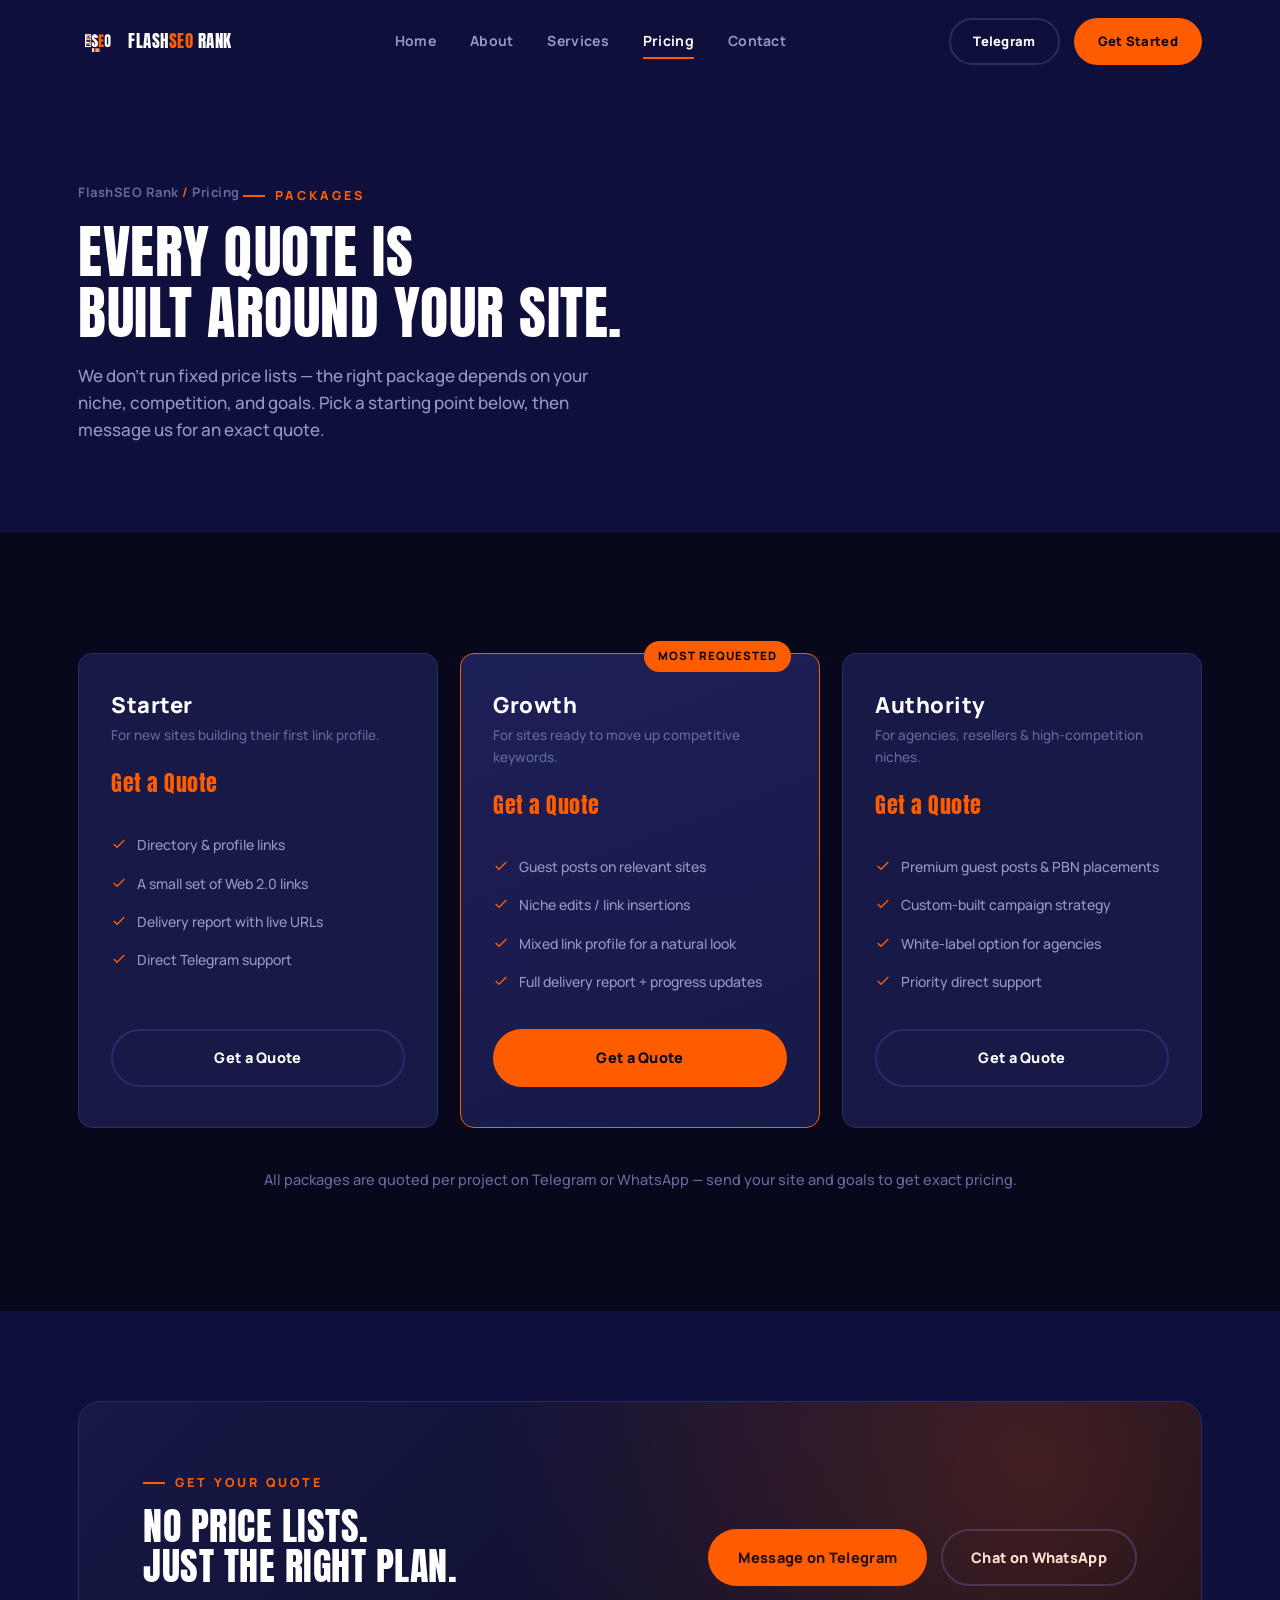
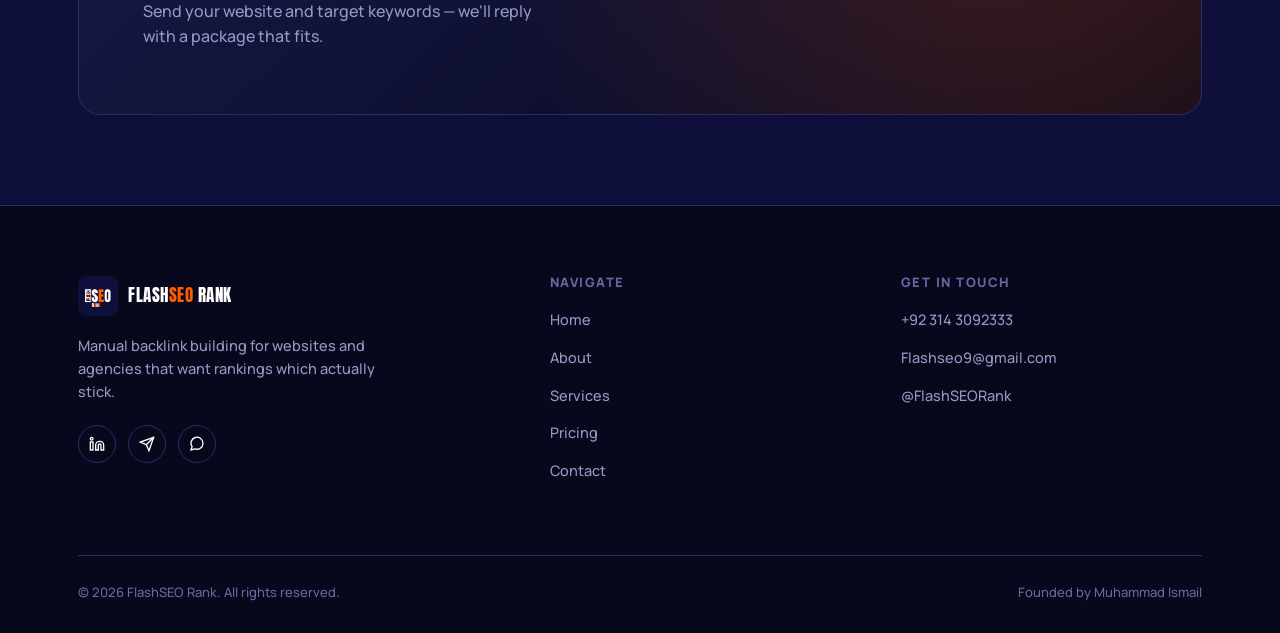
<file: pricing.html>
<!DOCTYPE html>
<html lang="en">
<head>
<meta charset="UTF-8">
<meta name="viewport" content="width=device-width, initial-scale=1.0">
<title>Pricing — FlashSEO Rank</title>
<meta name="description" content="FlashSEO Rank pricing is quoted per project. Message us on Telegram or WhatsApp for a custom backlink package quote.">
<link rel="icon" href="assets/logo.png">
<link rel="preconnect" href="https://fonts.googleapis.com">
<link rel="preconnect" href="https://fonts.gstatic.com" crossorigin>
<link href="https://fonts.googleapis.com/css2?family=Anton&family=Manrope:wght@500;700;800&display=swap" rel="stylesheet">
<link rel="stylesheet" href="style.css">
</head>
<body>

<div class="nav-scrim"></div>
<header class="site-header">
  <div class="container nav-inner">
    <a href="index.html" class="brand">
      <img src="assets/logo.png" alt="FlashSEO Rank logo">
      <span class="brand-text">FLASH<span>SEO</span> RANK</span>
    </a>
    <nav class="nav-links">
      <a href="index.html" data-page="index.html">Home</a>
      <a href="about.html" data-page="about.html">About</a>
      <a href="services.html" data-page="services.html">Services</a>
      <a href="pricing.html" data-page="pricing.html">Pricing</a>
      <a href="contact.html" data-page="contact.html">Contact</a>
    </nav>
    <div class="nav-cta">
      <a href="https://t.me/FlashSEORank" target="_blank" rel="noopener" class="btn btn-ghost">Telegram</a>
      <a href="contact.html" class="btn btn-primary">Get Started</a>
      <button class="nav-toggle" aria-label="Toggle menu" aria-expanded="false">
        <svg viewBox="0 0 24 24" fill="none" stroke="currentColor" stroke-width="2"><path d="M4 6h16M4 12h16M4 18h16"/></svg>
      </button>
    </div>
  </div>
</header>

<main>

  <section class="page-hero">
    <div class="container">
      <span class="crumb reveal">FlashSEO Rank <span>/</span> Pricing</span>
      <span class="eyebrow reveal" style="margin-top:16px; display:inline-flex;">Packages</span>
      <h1 class="reveal">Every quote is<br>built around your site.</h1>
      <p class="reveal reveal-delay-1">We don't run fixed price lists — the right package depends on your niche, competition, and goals. Pick a starting point below, then message us for an exact quote.</p>
    </div>
  </section>

  <section class="section bg-deeper">
    <div class="container">
      <div class="pricing-grid">

        <div class="price-card reveal reveal-delay-1">
          <h3>Starter</h3>
          <p class="price-note">For new sites building their first link profile.</p>
          <div class="price-value">Get a Quote</div>
          <ul class="price-feats">
            <li><svg viewBox="0 0 24 24" fill="none" stroke-width="2"><path d="M20 6 9 17l-5-5"/></svg> Directory &amp; profile links</li>
            <li><svg viewBox="0 0 24 24" fill="none" stroke-width="2"><path d="M20 6 9 17l-5-5"/></svg> A small set of Web 2.0 links</li>
            <li><svg viewBox="0 0 24 24" fill="none" stroke-width="2"><path d="M20 6 9 17l-5-5"/></svg> Delivery report with live URLs</li>
            <li><svg viewBox="0 0 24 24" fill="none" stroke-width="2"><path d="M20 6 9 17l-5-5"/></svg> Direct Telegram support</li>
          </ul>
          <a href="https://t.me/FlashSEORank" target="_blank" rel="noopener" class="btn btn-ghost">Get a Quote</a>
        </div>

        <div class="price-card is-featured reveal reveal-delay-2">
          <span class="price-tag">Most requested</span>
          <h3>Growth</h3>
          <p class="price-note">For sites ready to move up competitive keywords.</p>
          <div class="price-value">Get a Quote</div>
          <ul class="price-feats">
            <li><svg viewBox="0 0 24 24" fill="none" stroke-width="2"><path d="M20 6 9 17l-5-5"/></svg> Guest posts on relevant sites</li>
            <li><svg viewBox="0 0 24 24" fill="none" stroke-width="2"><path d="M20 6 9 17l-5-5"/></svg> Niche edits / link insertions</li>
            <li><svg viewBox="0 0 24 24" fill="none" stroke-width="2"><path d="M20 6 9 17l-5-5"/></svg> Mixed link profile for a natural look</li>
            <li><svg viewBox="0 0 24 24" fill="none" stroke-width="2"><path d="M20 6 9 17l-5-5"/></svg> Full delivery report + progress updates</li>
          </ul>
          <a href="https://t.me/FlashSEORank" target="_blank" rel="noopener" class="btn btn-primary">Get a Quote</a>
        </div>

        <div class="price-card reveal reveal-delay-3">
          <h3>Authority</h3>
          <p class="price-note">For agencies, resellers &amp; high-competition niches.</p>
          <div class="price-value">Get a Quote</div>
          <ul class="price-feats">
            <li><svg viewBox="0 0 24 24" fill="none" stroke-width="2"><path d="M20 6 9 17l-5-5"/></svg> Premium guest posts &amp; PBN placements</li>
            <li><svg viewBox="0 0 24 24" fill="none" stroke-width="2"><path d="M20 6 9 17l-5-5"/></svg> Custom-built campaign strategy</li>
            <li><svg viewBox="0 0 24 24" fill="none" stroke-width="2"><path d="M20 6 9 17l-5-5"/></svg> White-label option for agencies</li>
            <li><svg viewBox="0 0 24 24" fill="none" stroke-width="2"><path d="M20 6 9 17l-5-5"/></svg> Priority direct support</li>
          </ul>
          <a href="https://t.me/FlashSEORank" target="_blank" rel="noopener" class="btn btn-ghost">Get a Quote</a>
        </div>

      </div>
      <p class="pricing-note reveal">All packages are quoted per project on Telegram or WhatsApp — send your site and goals to get exact pricing.</p>
    </div>
  </section>

  <section class="section-tight">
    <div class="container">
      <div class="cta-banner reveal">
        <div>
          <span class="eyebrow">Get your quote</span>
          <h2 style="margin-top:14px;">No price lists.<br>Just the right plan.</h2>
          <p>Send your website and target keywords — we'll reply with a package that fits.</p>
        </div>
        <div class="btn-row">
          <a href="https://t.me/FlashSEORank" target="_blank" rel="noopener" class="btn btn-primary">Message on Telegram</a>
          <a href="https://wa.me/923143092333" target="_blank" rel="noopener" class="btn btn-ghost">Chat on WhatsApp</a>
        </div>
      </div>
    </div>
  </section>

</main>

<footer class="site-footer">
  <div class="container">
    <div class="footer-grid">
      <div class="footer-brand">
        <a href="index.html" class="brand">
          <img src="assets/logo.png" alt="FlashSEO Rank logo">
          <span class="brand-text">FLASH<span>SEO</span> RANK</span>
        </a>
        <p>Manual backlink building for websites and agencies that want rankings which actually stick.</p>
        <div class="social-row" style="margin-top:22px;">
          <a href="https://www.linkedin.com/company/flashseoo" target="_blank" rel="noopener" aria-label="FlashSEO Rank on LinkedIn">
            <svg viewBox="0 0 24 24" fill="none" stroke="currentColor" stroke-width="2"><path d="M16 8a6 6 0 0 1 6 6v7h-4v-7a2 2 0 0 0-2-2 2 2 0 0 0-2 2v7h-4v-7a6 6 0 0 1 6-6Z"/><rect x="2" y="9" width="4" height="12"/><circle cx="4" cy="4" r="2"/></svg>
          </a>
          <a href="https://t.me/FlashSEORank" target="_blank" rel="noopener" aria-label="FlashSEO Rank on Telegram">
            <svg viewBox="0 0 24 24" fill="none" stroke="currentColor" stroke-width="2"><path d="M22 2 11 13"/><path d="M22 2 15 22l-4-9-9-4 20-7Z"/></svg>
          </a>
          <a href="https://wa.me/923143092333" target="_blank" rel="noopener" aria-label="FlashSEO Rank on WhatsApp">
            <svg viewBox="0 0 24 24" fill="none" stroke="currentColor" stroke-width="2"><path d="M3 21l1.65-4.95A9 9 0 1 1 8.9 19.3L3 21Z"/></svg>
          </a>
        </div>
      </div>
      <div class="footer-col">
        <h4>Navigate</h4>
        <ul>
          <li><a href="index.html">Home</a></li>
          <li><a href="about.html">About</a></li>
          <li><a href="services.html">Services</a></li>
          <li><a href="pricing.html">Pricing</a></li>
          <li><a href="contact.html">Contact</a></li>
        </ul>
      </div>
      <div class="footer-col">
        <h4>Get in touch</h4>
        <ul>
          <li><a href="tel:+923143092333">+92 314 3092333</a></li>
          <li><a href="mailto:Flashseo9@gmail.com">Flashseo9@gmail.com</a></li>
          <li><a href="https://t.me/FlashSEORank" target="_blank" rel="noopener">@FlashSEORank</a></li>
        </ul>
      </div>
    </div>
    <div class="footer-bottom">
      <span>© <span id="year"></span> FlashSEO Rank. All rights reserved.</span>
      <span>Founded by Muhammad Ismail</span>
    </div>
  </div>
</footer>

<button class="to-top" aria-label="Back to top">
  <svg viewBox="0 0 24 24" fill="none" stroke="currentColor" stroke-width="2"><path d="M12 19V5M5 12l7-7 7 7"/></svg>
</button>

<script src="script.js"></script>
<script>document.getElementById('year').textContent = new Date().getFullYear();</script>
</body>
</html>
</file>
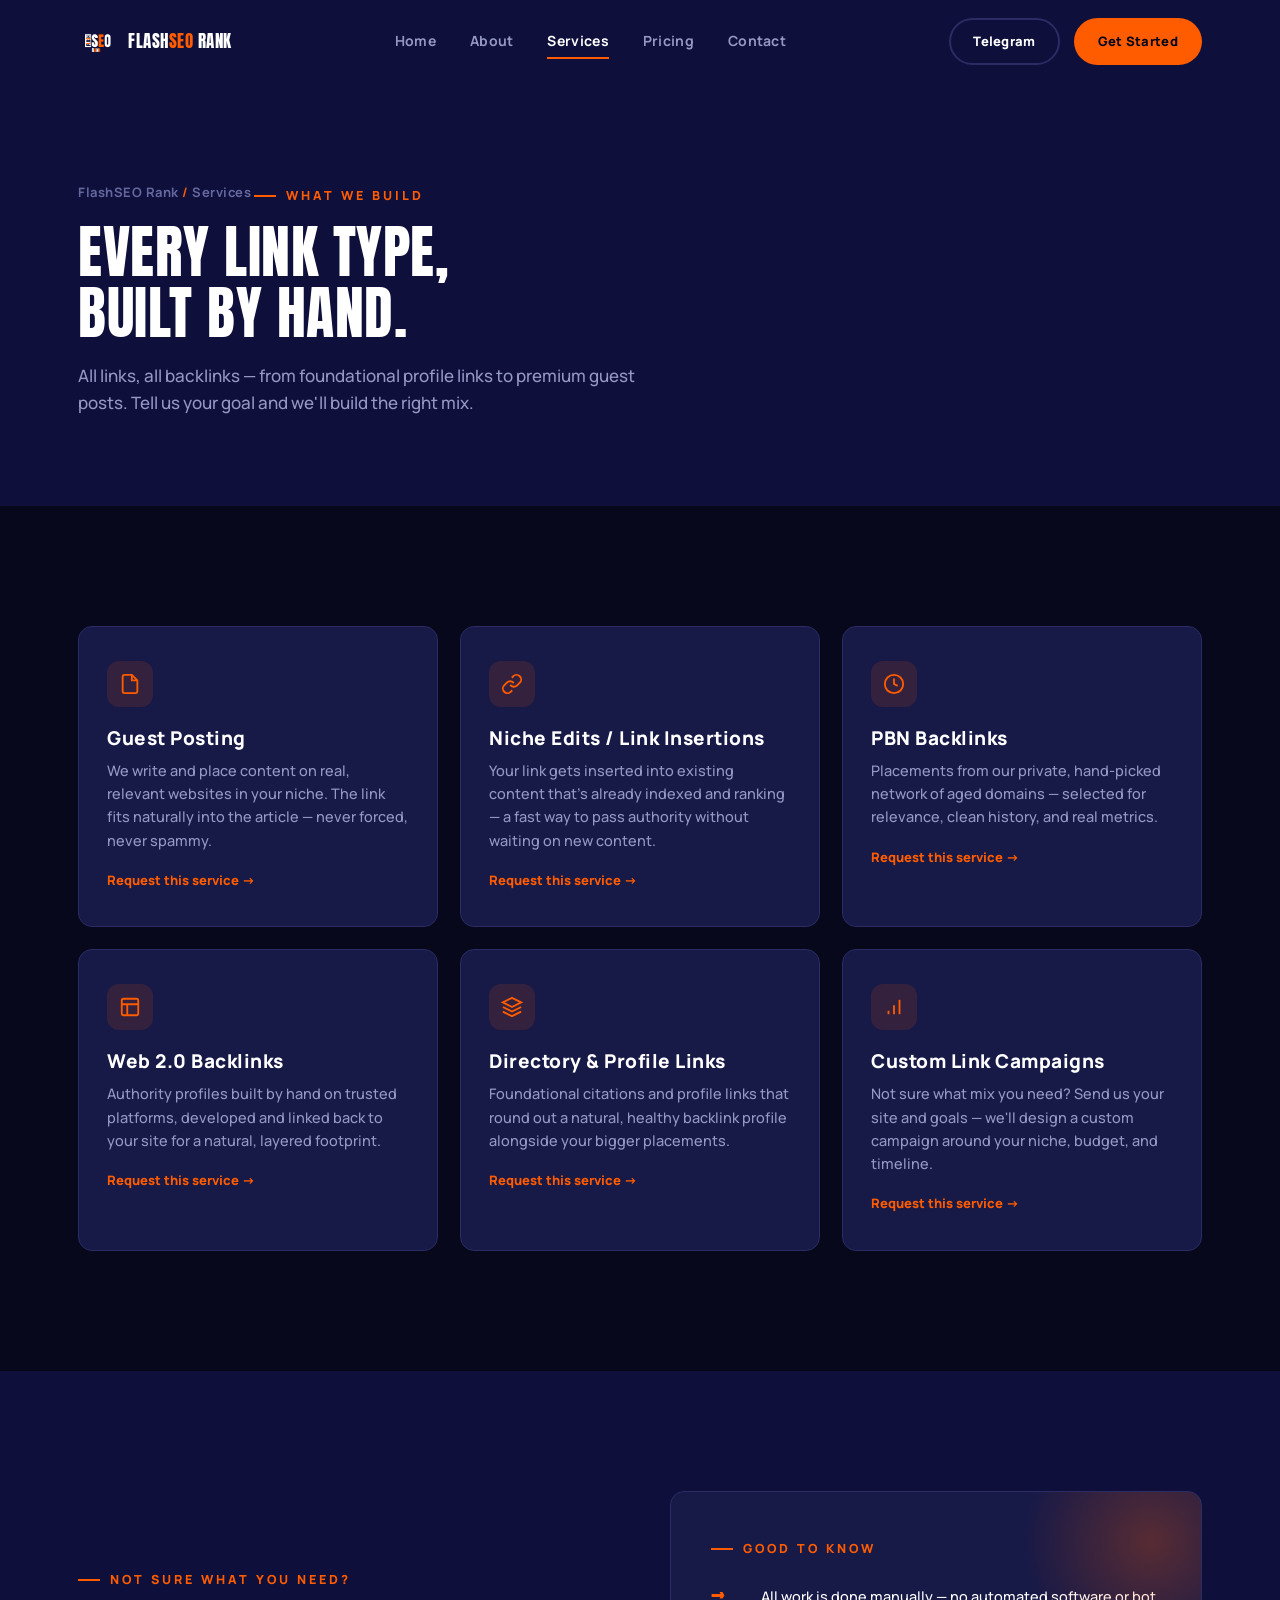
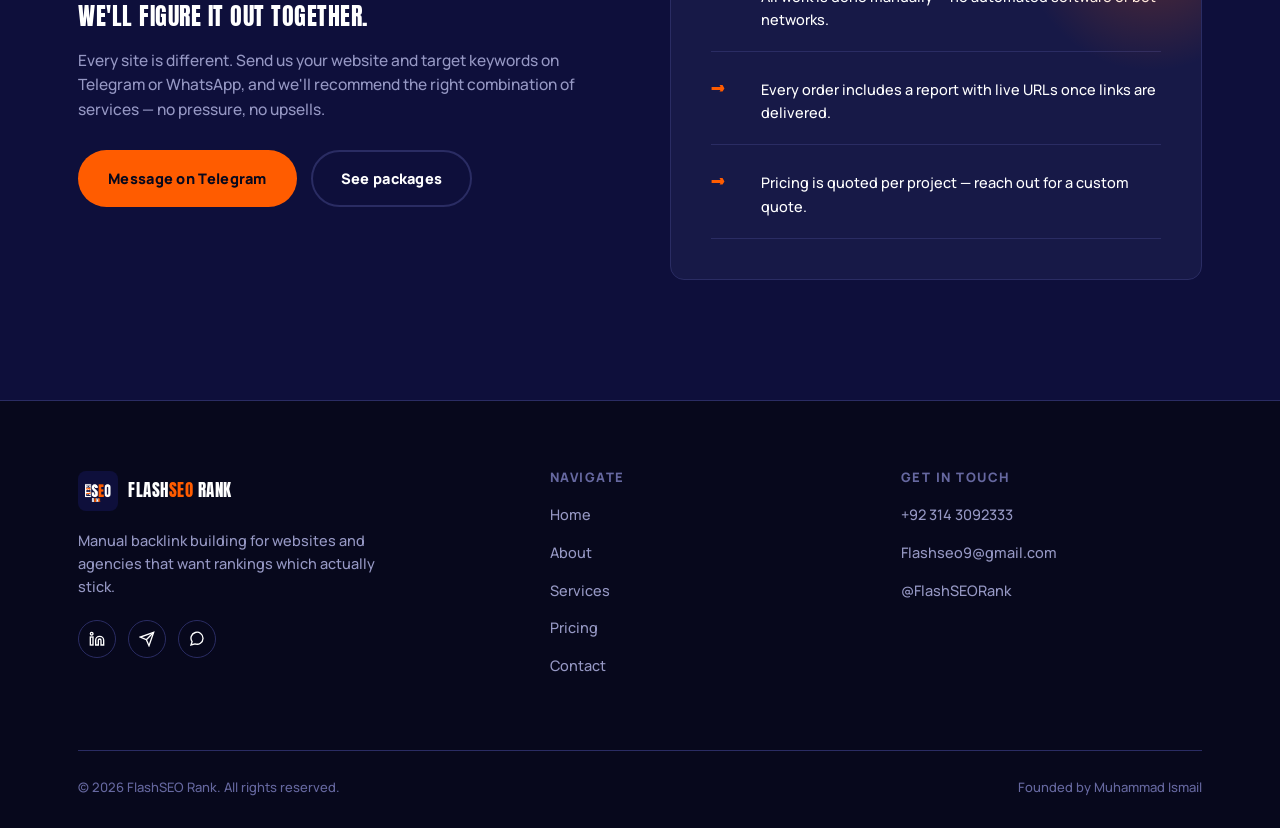
<file: services.html>
<!DOCTYPE html>
<html lang="en">
<head>
<meta charset="UTF-8">
<meta name="viewport" content="width=device-width, initial-scale=1.0">
<title>Services — FlashSEO Rank</title>
<meta name="description" content="Guest posting, niche edits, PBN backlinks, Web 2.0 and custom link building campaigns from FlashSEO Rank.">
<link rel="icon" href="assets/logo.png">
<link rel="preconnect" href="https://fonts.googleapis.com">
<link rel="preconnect" href="https://fonts.gstatic.com" crossorigin>
<link href="https://fonts.googleapis.com/css2?family=Anton&family=Manrope:wght@500;700;800&display=swap" rel="stylesheet">
<link rel="stylesheet" href="style.css">
</head>
<body>

<div class="nav-scrim"></div>
<header class="site-header">
  <div class="container nav-inner">
    <a href="index.html" class="brand">
      <img src="assets/logo.png" alt="FlashSEO Rank logo">
      <span class="brand-text">FLASH<span>SEO</span> RANK</span>
    </a>
    <nav class="nav-links">
      <a href="index.html" data-page="index.html">Home</a>
      <a href="about.html" data-page="about.html">About</a>
      <a href="services.html" data-page="services.html">Services</a>
      <a href="pricing.html" data-page="pricing.html">Pricing</a>
      <a href="contact.html" data-page="contact.html">Contact</a>
    </nav>
    <div class="nav-cta">
      <a href="https://t.me/FlashSEORank" target="_blank" rel="noopener" class="btn btn-ghost">Telegram</a>
      <a href="contact.html" class="btn btn-primary">Get Started</a>
      <button class="nav-toggle" aria-label="Toggle menu" aria-expanded="false">
        <svg viewBox="0 0 24 24" fill="none" stroke="currentColor" stroke-width="2"><path d="M4 6h16M4 12h16M4 18h16"/></svg>
      </button>
    </div>
  </div>
</header>

<main>

  <section class="page-hero">
    <div class="container">
      <span class="crumb reveal">FlashSEO Rank <span>/</span> Services</span>
      <span class="eyebrow reveal" style="margin-top:16px; display:inline-flex;">What we build</span>
      <h1 class="reveal">Every link type,<br>built by hand.</h1>
      <p class="reveal reveal-delay-1">All links, all backlinks — from foundational profile links to premium guest posts. Tell us your goal and we'll build the right mix.</p>
    </div>
  </section>

  <section class="section bg-deeper">
    <div class="container">
      <div class="card-grid">
        <div class="service-card reveal reveal-delay-1">
          <div class="service-icon"><svg viewBox="0 0 24 24" fill="none" stroke-width="2"><path d="M14 2H6a2 2 0 0 0-2 2v16a2 2 0 0 0 2 2h12a2 2 0 0 0 2-2V8z"/><path d="M14 2v6h6"/></svg></div>
          <h3>Guest Posting</h3>
          <p>We write and place content on real, relevant websites in your niche. The link fits naturally into the article — never forced, never spammy.</p>
          <a href="contact.html" class="card-link">Request this service →</a>
        </div>
        <div class="service-card reveal reveal-delay-2">
          <div class="service-icon"><svg viewBox="0 0 24 24" fill="none" stroke-width="2"><path d="M10 13a5 5 0 0 0 7.54.54l3-3a5 5 0 0 0-7.07-7.07l-1.72 1.71"/><path d="M14 11a5 5 0 0 0-7.54-.54l-3 3a5 5 0 0 0 7.07 7.07l1.71-1.71"/></svg></div>
          <h3>Niche Edits / Link Insertions</h3>
          <p>Your link gets inserted into existing content that's already indexed and ranking — a fast way to pass authority without waiting on new content.</p>
          <a href="contact.html" class="card-link">Request this service →</a>
        </div>
        <div class="service-card reveal reveal-delay-3">
          <div class="service-icon"><svg viewBox="0 0 24 24" fill="none" stroke-width="2"><circle cx="12" cy="12" r="10"/><path d="M12 6v6l4 2"/></svg></div>
          <h3>PBN Backlinks</h3>
          <p>Placements from our private, hand-picked network of aged domains — selected for relevance, clean history, and real metrics.</p>
          <a href="contact.html" class="card-link">Request this service →</a>
        </div>
        <div class="service-card reveal reveal-delay-1">
          <div class="service-icon"><svg viewBox="0 0 24 24" fill="none" stroke-width="2"><rect x="3" y="3" width="18" height="18" rx="2"/><path d="M3 9h18M9 21V9"/></svg></div>
          <h3>Web 2.0 Backlinks</h3>
          <p>Authority profiles built by hand on trusted platforms, developed and linked back to your site for a natural, layered footprint.</p>
          <a href="contact.html" class="card-link">Request this service →</a>
        </div>
        <div class="service-card reveal reveal-delay-2">
          <div class="service-icon"><svg viewBox="0 0 24 24" fill="none" stroke-width="2"><path d="M12 2 2 7l10 5 10-5-10-5Z"/><path d="M2 17l10 5 10-5M2 12l10 5 10-5"/></svg></div>
          <h3>Directory &amp; Profile Links</h3>
          <p>Foundational citations and profile links that round out a natural, healthy backlink profile alongside your bigger placements.</p>
          <a href="contact.html" class="card-link">Request this service →</a>
        </div>
        <div class="service-card reveal reveal-delay-3">
          <div class="service-icon"><svg viewBox="0 0 24 24" fill="none" stroke-width="2"><path d="M12 20V10M18 20V4M6 20v-4"/></svg></div>
          <h3>Custom Link Campaigns</h3>
          <p>Not sure what mix you need? Send us your site and goals — we'll design a custom campaign around your niche, budget, and timeline.</p>
          <a href="contact.html" class="card-link">Request this service →</a>
        </div>
      </div>
    </div>
  </section>

  <section class="section">
    <div class="container split">
      <div class="reveal">
        <span class="eyebrow">Not sure what you need?</span>
        <h2 style="margin-top:14px;">We'll figure it out together.</h2>
        <p style="margin-top:18px; font-size:15.5px;">Every site is different. Send us your website and target keywords on Telegram or WhatsApp, and we'll recommend the right combination of services — no pressure, no upsells.</p>
        <div class="btn-row" style="margin-top:28px;">
          <a href="https://t.me/FlashSEORank" target="_blank" rel="noopener" class="btn btn-primary">Message on Telegram</a>
          <a href="pricing.html" class="btn btn-ghost">See packages</a>
        </div>
      </div>
      <div class="stat-panel reveal reveal-delay-2">
        <span class="eyebrow">Good to know</span>
        <ul class="why-list" style="margin-top:20px;">
          <li style="padding-top:0;">
            <span class="why-num">→</span>
            <div><p style="color:var(--white); font-size:14.5px;">All work is done manually — no automated software or bot networks.</p></div>
          </li>
          <li>
            <span class="why-num">→</span>
            <div><p style="color:var(--white); font-size:14.5px;">Every order includes a report with live URLs once links are delivered.</p></div>
          </li>
          <li>
            <span class="why-num">→</span>
            <div><p style="color:var(--white); font-size:14.5px;">Pricing is quoted per project — reach out for a custom quote.</p></div>
          </li>
        </ul>
      </div>
    </div>
  </section>

</main>

<footer class="site-footer">
  <div class="container">
    <div class="footer-grid">
      <div class="footer-brand">
        <a href="index.html" class="brand">
          <img src="assets/logo.png" alt="FlashSEO Rank logo">
          <span class="brand-text">FLASH<span>SEO</span> RANK</span>
        </a>
        <p>Manual backlink building for websites and agencies that want rankings which actually stick.</p>
        <div class="social-row" style="margin-top:22px;">
          <a href="https://www.linkedin.com/company/flashseoo" target="_blank" rel="noopener" aria-label="FlashSEO Rank on LinkedIn">
            <svg viewBox="0 0 24 24" fill="none" stroke="currentColor" stroke-width="2"><path d="M16 8a6 6 0 0 1 6 6v7h-4v-7a2 2 0 0 0-2-2 2 2 0 0 0-2 2v7h-4v-7a6 6 0 0 1 6-6Z"/><rect x="2" y="9" width="4" height="12"/><circle cx="4" cy="4" r="2"/></svg>
          </a>
          <a href="https://t.me/FlashSEORank" target="_blank" rel="noopener" aria-label="FlashSEO Rank on Telegram">
            <svg viewBox="0 0 24 24" fill="none" stroke="currentColor" stroke-width="2"><path d="M22 2 11 13"/><path d="M22 2 15 22l-4-9-9-4 20-7Z"/></svg>
          </a>
          <a href="https://wa.me/923143092333" target="_blank" rel="noopener" aria-label="FlashSEO Rank on WhatsApp">
            <svg viewBox="0 0 24 24" fill="none" stroke="currentColor" stroke-width="2"><path d="M3 21l1.65-4.95A9 9 0 1 1 8.9 19.3L3 21Z"/></svg>
          </a>
        </div>
      </div>
      <div class="footer-col">
        <h4>Navigate</h4>
        <ul>
          <li><a href="index.html">Home</a></li>
          <li><a href="about.html">About</a></li>
          <li><a href="services.html">Services</a></li>
          <li><a href="pricing.html">Pricing</a></li>
          <li><a href="contact.html">Contact</a></li>
        </ul>
      </div>
      <div class="footer-col">
        <h4>Get in touch</h4>
        <ul>
          <li><a href="tel:+923143092333">+92 314 3092333</a></li>
          <li><a href="mailto:Flashseo9@gmail.com">Flashseo9@gmail.com</a></li>
          <li><a href="https://t.me/FlashSEORank" target="_blank" rel="noopener">@FlashSEORank</a></li>
        </ul>
      </div>
    </div>
    <div class="footer-bottom">
      <span>© <span id="year"></span> FlashSEO Rank. All rights reserved.</span>
      <span>Founded by Muhammad Ismail</span>
    </div>
  </div>
</footer>

<button class="to-top" aria-label="Back to top">
  <svg viewBox="0 0 24 24" fill="none" stroke="currentColor" stroke-width="2"><path d="M12 19V5M5 12l7-7 7 7"/></svg>
</button>

<script src="script.js"></script>
<script>document.getElementById('year').textContent = new Date().getFullYear();</script>
</body>
</html>
</file>
<file: style.css>
/* =========================================================
   FlashSEO Rank — Design System
   Palette pulled directly from the brand logo:
   Navy #0E0F3B / Orange #FF5C00 / White
   ========================================================= */

:root{
  --navy-deep:   #0E0F3B;
  --navy-deeper: #07081C;
  --navy-mid:    #171947;
  --navy-line:   #2A2C63;
  --white:       #FFFFFF;
  --orange:      #FF5C00;
  --orange-glow: #FF8A3D;
  --muted:       #9698C4;
  --muted-dim:   #6668A0;

  --font-display: 'Anton', sans-serif;
  --font-body: 'Manrope', sans-serif;

  --container: 1180px;
  --radius: 14px;
  --ease: cubic-bezier(.22,.85,.28,1);
}

*,*::before,*::after{ box-sizing: border-box; }
html{ scroll-behavior: smooth; }

@media (prefers-reduced-motion: reduce){
  html{ scroll-behavior: auto; }
  *,*::before,*::after{ animation-duration: 0.001ms !important; animation-iteration-count: 1 !important; transition-duration: 0.001ms !important; scroll-behavior: auto !important; }
}

body{
  margin:0;
  background: var(--navy-deep);
  color: var(--white);
  font-family: var(--font-body);
  font-weight: 500;
  line-height: 1.6;
  -webkit-font-smoothing: antialiased;
  overflow-x: hidden;
}

img{ max-width:100%; display:block; }
a{ color: inherit; text-decoration: none; }
ul{ margin:0; padding:0; list-style:none; }
button{ font-family: inherit; }

.container{
  width: 100%;
  max-width: var(--container);
  margin: 0 auto;
  padding: 0 28px;
}

h1,h2,h3,h4{
  font-family: var(--font-display);
  font-weight: 400;
  text-transform: uppercase;
  letter-spacing: 0.5px;
  line-height: 1.05;
  margin: 0;
}

.eyebrow{
  display:inline-flex;
  align-items:center;
  gap:10px;
  font-family: var(--font-body);
  font-weight: 800;
  font-size: 12.5px;
  letter-spacing: 3px;
  text-transform: uppercase;
  color: var(--orange);
}
.eyebrow::before{
  content:"";
  width: 22px; height: 2px;
  background: var(--orange);
  display:inline-block;
}

p{ margin: 0; color: var(--muted); }

.text-white{ color: var(--white); }

/* ---------- Buttons ---------- */
.btn{
  position: relative;
  display: inline-flex;
  align-items: center;
  gap: 10px;
  padding: 15px 28px;
  border-radius: 999px;
  font-weight: 800;
  font-size: 14.5px;
  letter-spacing: 0.3px;
  border: 2px solid transparent;
  cursor: pointer;
  transition: transform .35s var(--ease), box-shadow .35s var(--ease), background .35s var(--ease), border-color .35s var(--ease), color .35s var(--ease);
  white-space: nowrap;
}
.btn-primary{
  background: var(--orange);
  color: var(--navy-deeper);
  box-shadow: 0 0 0 0 rgba(255,92,0,.5);
}
.btn-primary:hover{
  transform: translateY(-3px);
  box-shadow: 0 14px 30px -8px rgba(255,92,0,.6);
}
.btn-ghost{
  background: transparent;
  border-color: var(--navy-line);
  color: var(--white);
}
.btn-ghost:hover{
  border-color: var(--orange);
  color: var(--orange);
  transform: translateY(-3px);
}
.btn svg{ width:16px; height:16px; flex-shrink:0; }

.btn-row{
  display:flex;
  flex-wrap: wrap;
  gap: 14px;
}

/* ---------- Nav ---------- */
.site-header{
  position: fixed;
  top:0; left:0; right:0;
  z-index: 500;
  padding: 18px 0;
  transition: padding .4s var(--ease), background .4s var(--ease), box-shadow .4s var(--ease);
}
.site-header.is-scrolled{
  padding: 12px 0;
  background: rgba(7,8,28,0.86);
  backdrop-filter: blur(14px);
  box-shadow: 0 1px 0 var(--navy-line);
}
.nav-inner{
  display:flex;
  align-items:center;
  justify-content: space-between;
  gap: 20px;
}
.brand{
  display:flex;
  align-items:center;
  gap: 10px;
}
.brand img{ height: 40px; width: 40px; border-radius: 8px; }
.brand-text{
  font-family: var(--font-display);
  font-size: 17px;
  letter-spacing: .5px;
  line-height: 1;
}
.brand-text span{ color: var(--orange); }

.nav-links{
  display:flex;
  align-items:center;
  gap: 34px;
}
.nav-links a{
  position: relative;
  font-size: 14px;
  font-weight: 700;
  letter-spacing: .3px;
  color: var(--muted);
  padding: 6px 0;
  transition: color .3s var(--ease);
}
.nav-links a::after{
  content:"";
  position:absolute;
  left:0; bottom:0;
  width:0; height:2px;
  background: var(--orange);
  transition: width .35s var(--ease);
}
.nav-links a:hover,
.nav-links a.active{ color: var(--white); }
.nav-links a.active::after,
.nav-links a:hover::after{ width: 100%; }

.nav-cta{ display:flex; align-items:center; gap:14px; }
.nav-cta .btn{ padding: 11px 22px; font-size: 13px; }

.nav-toggle{
  display:none;
  width: 42px; height: 42px;
  border-radius: 10px;
  border: 1px solid var(--navy-line);
  background: transparent;
  color: var(--white);
  align-items:center;
  justify-content:center;
  cursor:pointer;
}
.nav-toggle svg{ width:20px; height:20px; }

/* ---------- Mobile nav ---------- */
@media (max-width: 900px){
  .nav-links{
    position: fixed;
    top: 0; right: 0;
    height: 100vh;
    width: min(320px, 82vw);
    background: var(--navy-deeper);
    border-left: 1px solid var(--navy-line);
    flex-direction: column;
    align-items: flex-start;
    justify-content: center;
    gap: 26px;
    padding: 40px;
    transform: translateX(100%);
    transition: transform .5s var(--ease);
    z-index: 600;
  }
  .nav-links.is-open{ transform: translateX(0); }
  .nav-links a{ font-size: 20px; }
  .nav-toggle{ display:flex; }
  .nav-cta .btn-ghost{ display:none; }
}

.nav-scrim{
  position: fixed; inset:0;
  background: rgba(7,8,28,.6);
  opacity:0; pointer-events:none;
  transition: opacity .4s var(--ease);
  z-index: 550;
}
.nav-scrim.is-open{ opacity:1; pointer-events:auto; }

/* ---------- Sections ---------- */
section{ position: relative; }
.section{ padding: 120px 0; }
.section-tight{ padding: 90px 0; }
.section-head{
  max-width: 640px;
  margin-bottom: 56px;
}
.section-head h2{ margin-top: 14px; font-size: clamp(30px, 4vw, 46px); }
.section-head p{ margin-top: 16px; font-size: 16.5px; }

.bg-deeper{ background: var(--navy-deeper); }

.divider-line{
  height:1px;
  background: linear-gradient(90deg, transparent, var(--navy-line), transparent);
  border:0;
  margin:0;
}

/* ---------- Reveal animation (scroll) ---------- */
.reveal{
  opacity: 0;
  transform: translateY(28px);
  transition: opacity .8s var(--ease), transform .8s var(--ease);
}
.reveal.in-view{ opacity: 1; transform: translateY(0); }
.reveal-delay-1{ transition-delay: .08s; }
.reveal-delay-2{ transition-delay: .16s; }
.reveal-delay-3{ transition-delay: .24s; }
.reveal-delay-4{ transition-delay: .32s; }

/* ---------- Hero ---------- */
.hero{
  padding: 190px 0 120px;
  overflow: hidden;
  position: relative;
}
.hero-grid{
  display:grid;
  grid-template-columns: 1.05fr 0.95fr;
  gap: 50px;
  align-items: center;
}
.hero h1{
  font-size: clamp(42px, 6.4vw, 78px);
  margin-top: 18px;
}
.hero h1 .accent{ color: var(--orange); }
.hero p.lede{
  margin-top: 24px;
  font-size: 18px;
  max-width: 480px;
  color: var(--muted);
}
.hero .btn-row{ margin-top: 36px; }

.hero-bg-streaks{
  position:absolute;
  inset:0;
  pointer-events:none;
  z-index:0;
  opacity: .5;
}
.hero-bg-streaks span{
  position:absolute;
  background: linear-gradient(180deg, rgba(255,92,0,0), rgba(255,92,0,.5), rgba(255,92,0,0));
  width:2px;
  transform: rotate(18deg);
}

/* Signature bolt-chain graphic */
.bolt-scene{
  position: relative;
  aspect-ratio: 380/520;
  max-width: 520px;
  margin-left: auto;
}
.bolt-scene svg{ width:100%; height:100%; overflow: visible; }
.bolt-path{
  fill:none;
  stroke: var(--orange);
  stroke-width: 5;
  stroke-linecap: round;
  stroke-linejoin: round;
  filter: drop-shadow(0 0 14px rgba(255,92,0,.55));
  stroke-dasharray: 900;
  stroke-dashoffset: 900;
  animation: draw-bolt 1.8s var(--ease) forwards .3s;
}
@keyframes draw-bolt{
  to{ stroke-dashoffset: 0; }
}
.bolt-node{
  fill: var(--navy-mid);
  stroke: var(--navy-line);
  stroke-width: 2;
  opacity: 0;
  transform-box: fill-box;
  transform-origin: center;
  animation: pop-node .5s var(--ease) forwards;
}
.bolt-node-final-ring{
  animation: pulse-ring 2.4s var(--ease) infinite;
  animation-delay: 2.6s;
}
@keyframes pulse-ring{
  0%{ opacity:0; transform: scale(.85); }
  35%{ opacity:.6; }
  100%{ opacity:0; transform: scale(1.35); }
}
.bolt-icon{
  opacity: 0;
  transform-box: fill-box;
  transform-origin: center;
  animation: pop-node .5s var(--ease) forwards;
}
.bolt-node-label{
  font-family: var(--font-body);
  font-weight: 800;
  font-size: 11px;
  fill: var(--muted);
  text-transform: uppercase;
  letter-spacing: 1px;
  opacity:0;
  transform-box: fill-box;
  transform-origin: center;
  animation: pop-node .5s var(--ease) forwards;
}
@keyframes pop-node{
  from{ opacity:0; transform: scale(.6); }
  to{ opacity:1; transform: scale(1); }
}
.bolt-pulse{
  fill: var(--orange);
  opacity: 0;
}

/* ---------- Marquee ---------- */
.marquee-wrap{
  border-top: 1px solid var(--navy-line);
  border-bottom: 1px solid var(--navy-line);
  padding: 22px 0;
  overflow: hidden;
  background: var(--navy-deeper);
}
.marquee{
  display:flex;
  width: max-content;
  gap: 48px;
  animation: marquee 26s linear infinite;
}
.marquee-wrap:hover .marquee{ animation-play-state: paused; }
@keyframes marquee{
  from{ transform: translateX(0); }
  to{ transform: translateX(-50%); }
}
.marquee span{
  font-family: var(--font-display);
  font-weight: 400;
  font-size: 20px;
  letter-spacing: 1px;
  color: var(--muted-dim);
  display:flex;
  align-items:center;
  gap: 20px;
  text-transform: uppercase;
  white-space:nowrap;
}
.marquee span i{
  width:6px; height:6px;
  border-radius:50%;
  background: var(--orange);
  display:inline-block;
}

/* ---------- Process ---------- */
.process-grid{
  display:grid;
  grid-template-columns: repeat(4, 1fr);
  gap: 1px;
  background: var(--navy-line);
  border: 1px solid var(--navy-line);
  border-radius: var(--radius);
  overflow: hidden;
}
.process-item{
  background: var(--navy-deep);
  padding: 36px 30px;
  transition: background .4s var(--ease);
}
.process-item:hover{ background: var(--navy-mid); }
.process-num{
  font-family: var(--font-display);
  font-size: 15px;
  color: var(--orange);
  letter-spacing: 1px;
}
.process-item h3{
  font-size: 19px;
  margin-top: 18px;
  text-transform: none;
}
.process-item p{ margin-top: 10px; font-size: 14.5px; }

/* ---------- Cards / Services ---------- */
.card-grid{
  display:grid;
  grid-template-columns: repeat(3, 1fr);
  gap: 22px;
}
.service-card{
  background: var(--navy-mid);
  border: 1px solid var(--navy-line);
  border-radius: var(--radius);
  padding: 34px 28px;
  transition: transform .45s var(--ease), border-color .45s var(--ease), background .45s var(--ease);
}
.service-card:hover{
  transform: translateY(-8px);
  border-color: var(--orange);
  background: linear-gradient(160deg, var(--navy-mid), #1d1f57);
}
.service-icon{
  width: 46px; height:46px;
  border-radius: 12px;
  background: rgba(255,92,0,.12);
  display:flex; align-items:center; justify-content:center;
  margin-bottom: 22px;
  transition: transform .45s var(--ease), background .45s var(--ease);
}
.service-card:hover .service-icon{ background: var(--orange); transform: rotate(-8deg) scale(1.05); }
.service-icon svg{ width:22px; height:22px; stroke: var(--orange); transition: stroke .4s; }
.service-card:hover .service-icon svg{ stroke: var(--navy-deeper); }
.service-card h3{
  font-size: 19px;
  text-transform: none;
  font-family: var(--font-body);
  font-weight: 800;
  margin-bottom: 10px;
}
.service-card p{ font-size: 14.5px; }
.service-card a.card-link{
  display:inline-flex; align-items:center; gap:6px;
  margin-top: 18px;
  font-size: 13px;
  font-weight: 800;
  color: var(--orange);
}

/* ---------- Split / Why us ---------- */
.split{
  display:grid;
  grid-template-columns: 1fr 1fr;
  gap: 60px;
  align-items:center;
}
.why-list li{
  display:flex;
  gap: 16px;
  padding: 20px 0;
  border-bottom: 1px solid var(--navy-line);
}
.why-list li:first-child{ padding-top:0; }
.why-num{
  font-family: var(--font-display);
  color: var(--orange);
  font-size: 20px;
  min-width: 34px;
}
.why-list h4{
  font-family: var(--font-body);
  font-weight: 800;
  font-size: 16.5px;
  text-transform:none;
  color: var(--white);
}
.why-list p{ margin-top: 6px; font-size: 14.5px; }

.stat-panel{
  background: var(--navy-mid);
  border:1px solid var(--navy-line);
  border-radius: var(--radius);
  padding: 40px;
  position: relative;
  overflow: hidden;
}
.stat-panel::before{
  content:"";
  position: absolute;
  width: 260px; height: 260px;
  background: radial-gradient(circle, rgba(255,92,0,.28), transparent 70%);
  top: -80px; right: -80px;
  pointer-events: none;
}

/* ---------- CTA banner ---------- */
.cta-banner{
  background: linear-gradient(135deg, var(--navy-mid), var(--navy-deeper));
  border: 1px solid var(--navy-line);
  border-radius: 22px;
  padding: 64px;
  display:flex;
  align-items:center;
  justify-content: space-between;
  gap: 40px;
  position: relative;
  overflow: hidden;
}
.cta-banner::after{
  content:"";
  position:absolute;
  inset:0;
  pointer-events: none;
  background:
    radial-gradient(circle at 85% 20%, rgba(255,92,0,.22), transparent 55%);
}
.cta-banner h2{ font-size: clamp(26px,3.4vw,38px); position:relative; }
.cta-banner p{ margin-top:12px; max-width: 420px; position:relative; }
.cta-banner .btn-row{ position:relative; flex-shrink:0; }

/* ---------- Footer ---------- */
.site-footer{
  background: var(--navy-deeper);
  border-top: 1px solid var(--navy-line);
  padding: 70px 0 30px;
}
.footer-grid{
  display:grid;
  grid-template-columns: 1.4fr 1fr 1fr;
  gap: 50px;
}
.footer-brand .brand{ margin-bottom: 18px; }
.footer-brand p{ font-size: 14.5px; max-width: 320px; }
.footer-col h4{
  font-family: var(--font-body);
  font-weight: 800;
  font-size: 13px;
  letter-spacing: 1.5px;
  color: var(--muted-dim);
  text-transform: uppercase;
  margin-bottom: 18px;
}
.footer-col li{ margin-bottom: 12px; }
.footer-col a{
  font-size: 14.5px;
  color: var(--muted);
  transition: color .3s;
}
.footer-col a:hover{ color: var(--orange); }
.footer-bottom{
  margin-top: 60px;
  padding-top: 26px;
  border-top: 1px solid var(--navy-line);
  display:flex;
  justify-content: space-between;
  flex-wrap: wrap;
  gap: 12px;
  font-size: 13px;
  color: var(--muted-dim);
}
.social-row{ display:flex; gap: 12px; }
.social-row a{
  width: 38px; height: 38px;
  border: 1px solid var(--navy-line);
  border-radius: 50%;
  display:flex; align-items:center; justify-content:center;
  transition: border-color .3s, transform .3s, background .3s;
}
.social-row a:hover{ border-color: var(--orange); background: var(--orange); transform: translateY(-3px); }
.social-row svg{ width:16px; height:16px; }
.social-row a:hover svg{ stroke: var(--navy-deeper); }

/* ---------- Page header (inner pages) ---------- */
.page-hero{
  padding: 170px 0 90px;
  position: relative;
  overflow: hidden;
}
.page-hero h1{ font-size: clamp(36px,5.4vw,58px); margin-top: 16px; }
.page-hero p{ margin-top: 18px; font-size: 17px; max-width: 560px; }
.crumb{
  font-size: 13px;
  color: var(--muted-dim);
  font-weight: 700;
  letter-spacing: .5px;
}
.crumb span{ color: var(--orange); }

/* ---------- About page ---------- */
.founder-card{
  background: var(--navy-mid);
  border: 1px solid var(--navy-line);
  border-radius: 22px;
  padding: 44px;
  display:flex;
  gap: 34px;
  align-items:center;
}
.founder-avatar{
  width: 96px; height: 96px;
  border-radius: 20px;
  background: linear-gradient(160deg, var(--orange), #b73f00);
  display:flex; align-items:center; justify-content:center;
  font-family: var(--font-display);
  font-size: 34px;
  flex-shrink:0;
}
.founder-card h3{
  font-family: var(--font-body);
  font-weight: 800;
  font-size: 22px;
  text-transform:none;
}
.founder-role{
  color: var(--orange);
  font-weight: 800;
  font-size: 13px;
  letter-spacing: 1px;
  text-transform: uppercase;
  margin-top: 4px;
  display:block;
}
.founder-card p{ margin-top: 14px; font-size: 15px; max-width: 560px; }
.founder-links{ margin-top: 18px; display:flex; gap:12px; }
.founder-links a{
  display:inline-flex; align-items:center; gap:8px;
  font-size: 13px; font-weight:800;
  padding: 9px 16px;
  border: 1px solid var(--navy-line);
  border-radius: 999px;
  transition: border-color .3s, color .3s;
}
.founder-links a:hover{ border-color: var(--orange); color: var(--orange); }

.value-grid{
  display:grid;
  grid-template-columns: repeat(3,1fr);
  gap: 22px;
}
.value-item{
  padding: 30px 0;
  border-top: 1px solid var(--navy-line);
}
.value-item h4{
  font-family: var(--font-body);
  font-weight: 800;
  font-size: 17px;
  text-transform:none;
  margin-bottom: 10px;
}
.value-item p{ font-size: 14.5px; }

/* ---------- Pricing page ---------- */
.pricing-grid{
  display:grid;
  grid-template-columns: repeat(3, 1fr);
  gap: 22px;
  align-items: stretch;
}
.price-card{
  background: var(--navy-mid);
  border: 1px solid var(--navy-line);
  border-radius: var(--radius);
  padding: 40px 32px;
  display:flex;
  flex-direction: column;
  transition: transform .4s var(--ease), border-color .4s var(--ease);
}
.price-card:hover{ transform: translateY(-8px); border-color: var(--orange); }
.price-card.is-featured{
  background: linear-gradient(160deg, #1d1f57, var(--navy-mid));
  border-color: var(--orange);
  position: relative;
}
.price-tag{
  position:absolute; top:-13px; right: 28px;
  background: var(--orange);
  color: var(--navy-deeper);
  font-size: 11.5px;
  font-weight: 800;
  letter-spacing: 1px;
  text-transform: uppercase;
  padding: 6px 14px;
  border-radius: 999px;
}
.price-card h3{
  font-family: var(--font-body);
  font-weight: 800;
  font-size: 22px;
  text-transform: none;
}
.price-card .price-note{
  margin-top: 8px;
  font-size: 13.5px;
  color: var(--muted-dim);
}
.price-card .price-value{
  margin-top: 18px;
  font-family: var(--font-display);
  font-size: 22px;
  color: var(--orange);
  letter-spacing: .5px;
}
.price-feats{ margin-top: 26px; flex-grow:1; }
.price-feats li{
  display:flex; gap:10px;
  font-size: 14px;
  color: var(--muted);
  padding: 8px 0;
}
.price-feats svg{ width:16px; height:16px; stroke: var(--orange); flex-shrink:0; margin-top:2px; }
.price-card .btn{ margin-top: 28px; justify-content:center; width:100%; }

.pricing-note{
  margin-top: 40px;
  text-align:center;
  font-size: 14.5px;
  color: var(--muted-dim);
}

/* ---------- Contact page ---------- */
.contact-grid{
  display:grid;
  grid-template-columns: 0.9fr 1.1fr;
  gap: 50px;
  align-items:flex-start;
}
.contact-card{
  background: var(--navy-mid);
  border: 1px solid var(--navy-line);
  border-radius: 16px;
  padding: 26px 28px;
  display:flex;
  align-items:center;
  gap: 18px;
  margin-bottom: 16px;
  transition: border-color .3s, transform .3s;
}
.contact-card:hover{ border-color: var(--orange); transform: translateX(6px); }
.contact-icon{
  width: 46px; height:46px;
  border-radius: 12px;
  background: rgba(255,92,0,.14);
  display:flex; align-items:center; justify-content:center;
  flex-shrink:0;
}
.contact-icon svg{ width:20px; height:20px; stroke: var(--orange); }
.contact-card h4{
  font-family: var(--font-body);
  font-weight: 800;
  font-size: 12.5px;
  letter-spacing: 1px;
  text-transform: uppercase;
  color: var(--muted-dim);
}
.contact-card .val{
  margin-top: 4px;
  font-size: 15.5px;
  font-weight: 700;
  color: var(--white);
}

.form-panel{
  background: var(--navy-mid);
  border: 1px solid var(--navy-line);
  border-radius: 22px;
  padding: 44px;
}
.form-row{ margin-bottom: 20px; }
.form-row label{
  display:block;
  font-size: 12.5px;
  font-weight: 800;
  letter-spacing: 1px;
  text-transform: uppercase;
  color: var(--muted-dim);
  margin-bottom: 9px;
}
.form-row input,
.form-row select,
.form-row textarea{
  width:100%;
  background: var(--navy-deep);
  border: 1px solid var(--navy-line);
  border-radius: 10px;
  padding: 14px 16px;
  color: var(--white);
  font-family: var(--font-body);
  font-size: 14.5px;
  transition: border-color .3s, box-shadow .3s;
}
.form-row input:focus,
.form-row select:focus,
.form-row textarea:focus{
  outline: none;
  border-color: var(--orange);
  box-shadow: 0 0 0 3px rgba(255,92,0,.18);
}
.form-row textarea{ resize: vertical; min-height: 120px; }
.form-two{ display:grid; grid-template-columns: 1fr 1fr; gap: 20px; }
.form-hint{ font-size: 13px; color: var(--muted-dim); margin-top: 16px; }
.form-success{
  display:none;
  margin-top: 18px;
  padding: 14px 18px;
  border-radius: 10px;
  background: rgba(255,92,0,.12);
  border: 1px solid var(--orange);
  color: var(--white);
  font-size: 14px;
  font-weight: 700;
}
.form-success.is-shown{ display:block; }

/* ---------- Focus visibility ---------- */
a:focus-visible, button:focus-visible, input:focus-visible, textarea:focus-visible, select:focus-visible{
  outline: 2px solid var(--orange);
  outline-offset: 3px;
}

/* ---------- Back to top ---------- */
.to-top{
  position: fixed;
  right: 26px; bottom: 26px;
  width: 48px; height: 48px;
  border-radius: 50%;
  background: var(--orange);
  color: var(--navy-deeper);
  display:flex; align-items:center; justify-content:center;
  opacity:0; pointer-events:none;
  transform: translateY(10px);
  transition: opacity .3s, transform .3s;
  z-index: 400;
  box-shadow: 0 10px 26px -8px rgba(255,92,0,.6);
}
.to-top.is-visible{ opacity:1; pointer-events:auto; transform: translateY(0); }
.to-top svg{ width:18px; height:18px; }

/* ---------- Responsive ---------- */
@media (max-width: 980px){
  .hero-grid{ grid-template-columns: 1fr; }
  .bolt-scene{ margin: 40px auto 0; max-width: 360px; }
  .process-grid{ grid-template-columns: 1fr 1fr; }
  .card-grid{ grid-template-columns: 1fr 1fr; }
  .split{ grid-template-columns: 1fr; }
  .footer-grid{ grid-template-columns: 1fr 1fr; }
  .pricing-grid{ grid-template-columns: 1fr; max-width: 460px; margin: 0 auto; }
  .contact-grid{ grid-template-columns: 1fr; }
  .value-grid{ grid-template-columns: 1fr 1fr; }
}
@media (max-width: 640px){
  .section{ padding: 84px 0; }
  .process-grid{ grid-template-columns: 1fr; }
  .card-grid{ grid-template-columns: 1fr; }
  .footer-grid{ grid-template-columns: 1fr; gap: 34px; }
  .cta-banner{ flex-direction: column; align-items:flex-start; padding: 40px 28px; }
  .founder-card{ flex-direction: column; text-align:center; }
  .founder-links{ justify-content:center; }
  .value-grid{ grid-template-columns: 1fr; }
  .form-two{ grid-template-columns: 1fr; }
  .footer-bottom{ flex-direction: column; align-items:flex-start; }
}
</file>
